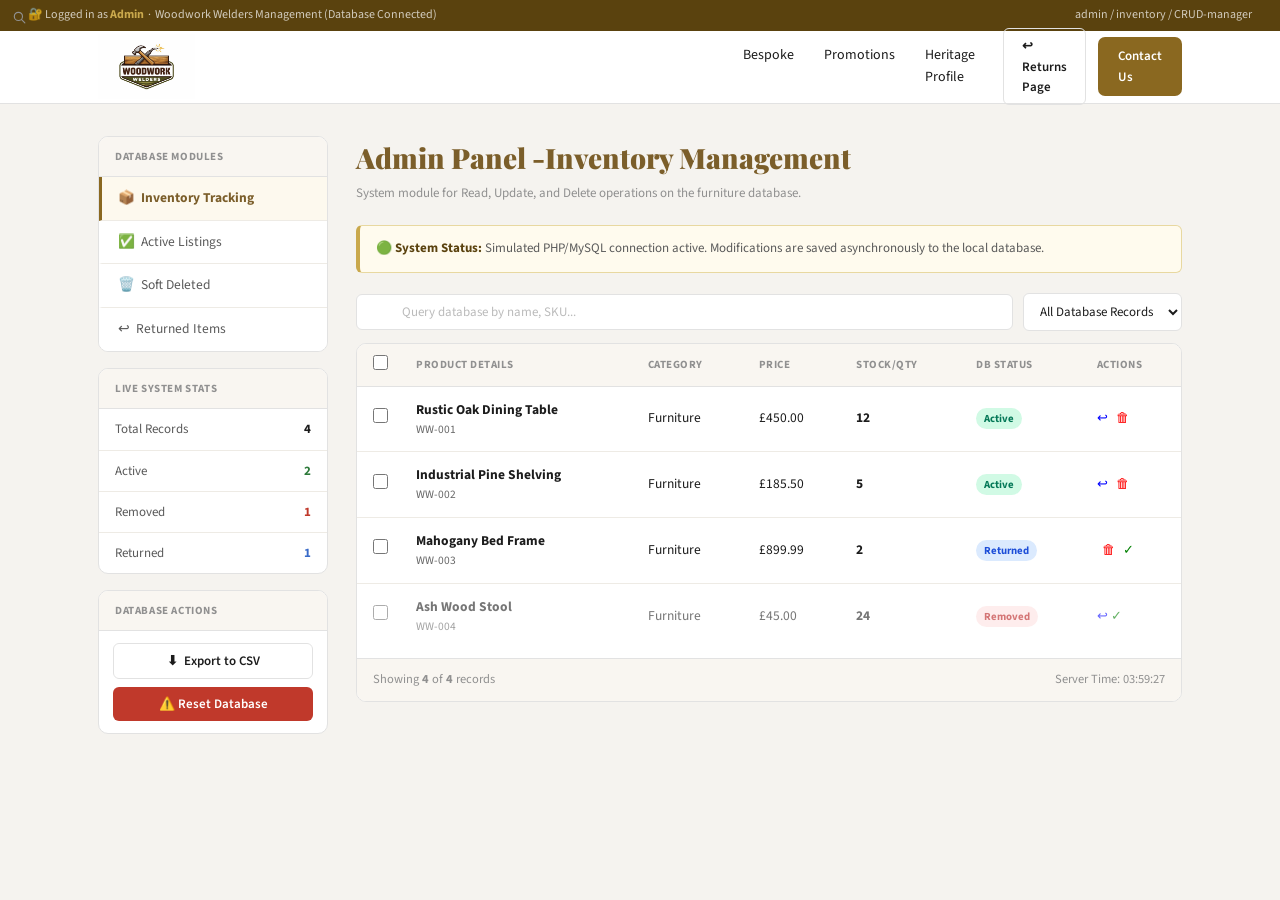
<file: Admin-Panel.html>
<!DOCTYPE html>
<html lang="en">
<head>
  <meta charset="UTF-8"/>
  <meta name="viewport" content="width=device-width, initial-scale=1.0"/>
  <title>Admin Panel — Woodwork Welders</title>
  <link rel="stylesheet" href="Woodwork.css">
  <link href="https://fonts.googleapis.com/css2?family=Playfair+Display:wght@700;900&family=Source+Sans+3:wght@300;400;600;700&display=swap" rel="stylesheet"/>
  <link rel="icon" href="download.ico">
</head>
<body>

<div class="topbar">
  <span>🔐 Logged in as <strong>Admin</strong> &nbsp;·&nbsp; Woodwork Welders Management (Database Connected)</span>
  <span>admin / inventory / CRUD-manager</span>
</div>

<header>
  <nav>
    <a href="Welcome Area.html" class="logo">
     <img src="Logo Image.jpeg" width="15%" height="15%" alt="Logo">
    </a>
    <ul class="nav-links">
      <li><a href="Make Your Own Wears.html">Bespoke</a></li>
      <li><a href="Traditional Product Promotion.html">Promotions</a></li>
      <li><a href="Heritage Profile.html">Heritage Profile</a></li>
    </ul>
    <div class="nav-right">
      <a href="Product Return.html" class="btn-outline-nav">↩ Returns Page</a>
      <a href="Contact Us.html" class="btn-cta">Contact Us</a>
    </div>
  </nav>
</header>

<div class="layout">

  <aside class="sidebar">
    <div class="scard">
      <div class="scard-head">Database Modules</div>
      <div class="snav active" onclick="setNav(this,'')">📦&nbsp; Inventory Tracking</div>
      <div class="snav" onclick="setNav(this,'active')">✅&nbsp; Active Listings</div>
      <div class="snav" onclick="setNav(this,'removed')">🗑️&nbsp; Soft Deleted</div>
      <div class="snav" onclick="setNav(this,'returned')">↩&nbsp; Returned Items</div>
    </div>

    <div class="scard">
      <div class="scard-head">Live System Stats</div>
      <div class="srow"><span class="srow-lbl">Total Records</span><span class="srow-val" id="s-tot">0</span></div>
      <div class="srow"><span class="srow-lbl">Active</span><span class="srow-val v-green" id="s-act">0</span></div>
      <div class="srow"><span class="srow-lbl">Removed</span><span class="srow-val v-red" id="s-rem">0</span></div>
      <div class="srow"><span class="srow-lbl">Returned</span><span class="srow-val v-blue" id="s-ret">0</span></div>
    </div>

    <div class="scard">
      <div class="scard-head">Database Actions</div>
      <div class="sqact">
        <button class="btn btn-ghost btn-block" onclick="exportCSV()">⬇&nbsp; Export to CSV</button>
        <button class="btn btn-red btn-block" onclick="factoryResetDB()">⚠️ Reset Database</button>
      </div>
    </div>
  </aside>

  <main>
    <div class="main-head">
      <h1>Admin Panel -Inventory Management </h1>
      <p>System module for Read, Update, and Delete operations on the furniture database.</p>
    </div>

    <div class="notice" id="db-status">
      🟢 <strong>System Status:</strong> Simulated PHP/MySQL connection active. Modifications are saved asynchronously to the local database.
    </div>

    <div class="toolbar">
      <div class="search-box">
        <svg xmlns="http://www.w3.org/2000/svg" fill="none" viewBox="0 0 24 24" stroke="currentColor" stroke-width="2" style="width: 18px; position: absolute; left: 10px; top: 10px;">
          <circle cx="11" cy="11" r="7"/><line x1="16.5" y1="16.5" x2="22" y2="22" stroke-linecap="round"/>
        </svg>
        <input type="text" id="q" placeholder="Query database by name, SKU..." oninput="renderUI()" style="padding-left: 35px; width: 100%;">
      </div>
      <select class="fselect" id="fst" onchange="renderUI()">
        <option value="">All Database Records</option>
        <option value="active">Active</option>
        <option value="removed">Removed</option>
        <option value="returned">Returned</option>
      </select>
    </div>

    <div class="bulk-bar hidden" id="bulk-bar">
      <span class="bulk-ct" id="bulk-ct">0 selected</span>
      <button class="btn btn-blue" onclick="openRetModal()">↩ Mark Returned</button>
      <button class="btn btn-red" onclick="openDelModal()">🗑 Soft Delete</button>
      <button class="btn btn-ghost" onclick="clearSel()">✕ Clear</button>
    </div>

    <div class="table-wrap">
      <table style="width: 100%; text-align: left;">
        <thead>
          <tr>
            <th><input type="checkbox" id="chk-all" onchange="toggleAll(this)"></th>
            <th>Product Details</th>
            <th>Category</th>
            <th>Price</th>
            <th>Stock/Qty</th>
            <th>DB Status</th>
            <th>Actions</th>
          </tr>
        </thead>
        <tbody id="tbody">
          <tr><td colspan="7" style="text-align:center;">Fetching records from database...</td></tr>
        </tbody>
      </table>
      <div class="tfoot" style="display: flex; justify-content: space-between; margin-top: 10px;">
        <span>Showing <strong id="shown">0</strong> of <strong id="total">0</strong> records</span>
        <span id="clock"></span>
      </div>
    </div>
  </main>
</div>

<div class="modal-bg" id="del-modal" style="display:none; position:fixed; top:0; left:0; width:100%; height:100%; background:rgba(0,0,0,0.5); z-index:999;">
  <div class="modal" style="background:#fff; margin: 10% auto; padding: 20px; width: 400px; border-radius: 8px;">
    <h2 style="color:var(--red, #ef4444)">Soft Delete Records</h2>
    <p>These items will be marked as removed in the database.</p>
    <ul class="modal-list" id="del-list" style="margin: 15px 0; padding-left: 20px;"></ul>
    <div class="modal-acts" style="display: flex; gap: 10px; justify-content: flex-end;">
      <button class="btn btn-ghost" onclick="closeModals()">Cancel</button>
      <button class="btn btn-red" onclick="confirmDel()">🗑 Confirm Update</button>
    </div>
  </div>
</div>

<div class="modal-bg" id="ret-modal" style="display:none; position:fixed; top:0; left:0; width:100%; height:100%; background:rgba(0,0,0,0.5); z-index:999;">
  <div class="modal m-ret" style="background:#fff; margin: 10% auto; padding: 20px; width: 400px; border-radius: 8px;">
    <h2 style="color:var(--blue, #3b82f6)">Update to Returned</h2>
    <p>These items will be updated to 'returned' status in the database.</p>
    <ul class="modal-list" id="ret-list" style="margin: 15px 0; padding-left: 20px;"></ul>
    <div class="modal-acts" style="display: flex; gap: 10px; justify-content: flex-end;">
      <button class="btn btn-ghost" onclick="closeModals()">Cancel</button>
      <button class="btn btn-blue" onclick="confirmRet()">↩ Confirm Update</button>
    </div>
  </div>
</div>

<div class="toasts" id="toasts" style="position:fixed; bottom:20px; right:20px; z-index:1000;"></div>

<script>
const MockDatabaseAPI = {
  // Simulates a PHP database connection and SELECT query
  fetchInventory: async () => {
    return new Promise(resolve => {
      setTimeout(() => {
        let db = JSON.parse(localStorage.getItem('php_mysql_mock_db'));
        if (!db) {
          // Seed initial database if empty
          db = [
            { id: 101, sku: 'WW-001', name: "Rustic Oak Dining Table", cat: 'Furniture', price: 450.00, stock: 12, status: 'active' },
            { id: 102, sku: 'WW-002', name: "Industrial Pine Shelving", cat: 'Furniture', price: 185.50, stock: 5, status: 'active' },
            { id: 103, sku: 'WW-003', name: "Mahogany Bed Frame", cat: 'Furniture', price: 899.99, stock: 2, status: 'returned' },
            { id: 104, sku: 'WW-004', name: "Ash Wood Stool", cat: 'Furniture', price: 45.00, stock: 24, status: 'removed' }
          ];
          localStorage.setItem('php_mysql_mock_db', JSON.stringify(db));
        }
        resolve(db);
      }, 400); // 400ms simulated network latency
    });
  },

  // Simulates the PHP update query
  updateStatus: async (ids, newStatus) => {
    return new Promise(resolve => {
      setTimeout(() => {
        let db = JSON.parse(localStorage.getItem('php_mysql_mock_db'));
        db = db.map(row => ids.includes(row.id) ? { ...row, status: newStatus } : row);
        localStorage.setItem('php_mysql_mock_db', JSON.stringify(db));
        resolve({ success: true, affectedRows: ids.length });
      }, 300);
    });
  },

  // Simulates TRUNCATE query
  resetDatabase: async () => {
    return new Promise(resolve => {
      setTimeout(() => {
        localStorage.removeItem('php_mysql_mock_db');
        resolve({ success: true });
      }, 300);
    });
  }
};

// Application State
let products = [];
let sel = new Set(), pending = [];
const cap = s => s ? s.charAt(0).toUpperCase() + s.slice(1) : '';

//  READ Operation (CRUD)
async function initializeData() {
  products = await MockDatabaseAPI.fetchInventory();
  renderUI();
}

// Filter & Render
function filtered(){
  const q = document.getElementById('q').value.toLowerCase();
  const fs = document.getElementById('fst').value;
  return products.filter(p=>
    (!q  || p.name.toLowerCase().includes(q) || p.sku.toLowerCase().includes(q)) &&
    (!fs || p.status===fs)
  );
}

function renderUI(){
  const list = filtered();
  document.getElementById('shown').textContent = list.length;
  document.getElementById('total').textContent = products.length;
  updateStats();
  
  const tb = document.getElementById('tbody');
  if(!list.length){
    tb.innerHTML=`<tr><td colspan="7"><div style="padding: 20px; text-align: center;">📭 No records match your query.</div></td></tr>`;
    return;
  }
  
  tb.innerHTML = list.map(p=>{
    const isSel = sel.has(p.id);
    let color = p.status === 'active' ? '#047857' : (p.status === 'removed' ? '#b91c1c' : '#1d4ed8');
    let bg = p.status === 'active' ? '#d1fae5' : (p.status === 'removed' ? '#fee2e2' : '#dbeafe');
    
    return `
    <tr style="opacity: ${p.status === 'removed' ? '0.6' : '1'}; background: ${isSel ? '#f0f9ff' : 'transparent'}">
      <td><input type="checkbox" ${isSel?'checked':''} onchange="togOne(${p.id},this)"></td>
      <td>
        <div style="font-weight: bold;">${p.name}</div>
        <div style="font-size: 0.85em; color: #666;">${p.sku}</div>
      </td>
      <td>${p.cat}</td>
      <td>£${p.price.toFixed(2)}</td>
      <td><strong>${p.stock}</strong></td>
      <td><span style="background:${bg}; color:${color}; padding: 3px 8px; border-radius: 12px; font-size: 0.8em; font-weight: bold;">${cap(p.status)}</span></td>
      <td>
        ${p.status!=='returned'?`<button onclick="qRet(${p.id})" style="cursor:pointer; border:none; background:none; color:blue;" title="Mark Returned">↩</button>`:''}
        ${p.status!=='removed' ?`<button onclick="qDel(${p.id})" style="cursor:pointer; border:none; background:none; color:red; margin: 0 5px;" title="Soft Delete">🗑</button>`:''}
        ${p.status!=='active'  ?`<button onclick="updateDbStatus([${p.id}], 'active')" style="cursor:pointer; border:none; background:none; color:green;" title="Restore">✓</button>`:''}
      </td>
    </tr>`;
  }).join('');
}

function updateStats(){
  document.getElementById('s-tot').textContent = products.length;
  document.getElementById('s-act').textContent = products.filter(p=>p.status==='active').length;
  document.getElementById('s-rem').textContent = products.filter(p=>p.status==='removed').length;
  document.getElementById('s-ret').textContent = products.filter(p=>p.status==='returned').length;
}

// Checkbox & Bulk Logic
function togOne(id,cb){ cb.checked?sel.add(id):sel.delete(id); bulkBar(); renderUI(); }
function toggleAll(cb){ filtered().forEach(p=>cb.checked?sel.add(p.id):sel.delete(p.id)); bulkBar(); renderUI(); }
function clearSel(){ sel.clear(); document.getElementById('chk-all').checked=false; bulkBar(); renderUI(); }
function bulkBar(){
  const b=document.getElementById('bulk-bar');
  if(sel.size>0){ b.classList.remove('hidden'); document.getElementById('bulk-ct').textContent=`${sel.size} records selected`; b.style.display="flex"; }
  else { b.classList.add('hidden'); b.style.display="none"; }
}

function setNav(el,st){
  document.querySelectorAll('.snav').forEach(x=>x.classList.remove('active'));
  el.classList.add('active');
  document.getElementById('fst').value=st;
  renderUI();
}

// Modal Handlers
function qDel(id){ pending=[id]; showModal('del-modal', id); }
function qRet(id){ pending=[id]; showModal('ret-modal', id); }
function openDelModal(){ if(!sel.size)return; pending=[...sel]; showModal('del-modal'); }
function openRetModal(){ if(!sel.size)return; pending=[...sel]; showModal('ret-modal'); }

function showModal(modalId, singleId = null) {
  const listId = modalId === 'del-modal' ? 'del-list' : 'ret-list';
  const targetIds = singleId ? [singleId] : [...sel];
  document.getElementById(listId).innerHTML = targetIds.map(id => {
    const p = products.find(x => x.id === id);
    return `<li>${p.name} (${p.sku})</li>`;
  }).join('');
  document.getElementById(modalId).style.display = 'block';
}

function closeModals(){ 
  document.getElementById('del-modal').style.display='none'; 
  document.getElementById('ret-modal').style.display='none'; 
  pending=[]; 
}

// CRUD UPDATE Operations (Sending data to simulated backend)
async function confirmDel(){ await updateDbStatus(pending, 'removed'); }
async function confirmRet(){ await updateDbStatus(pending, 'returned'); }

async function updateDbStatus(ids, newStatus) {
  // Update local state optimistically
  products.forEach(p => { if (ids.includes(p.id)) p.status = newStatus; });
  
  // Send async request to API
  const response = await MockDatabaseAPI.updateStatus(ids, newStatus);
  
  if(response.success) {
    toast(`Database updated: ${response.affectedRows} row(s) set to ${newStatus}.`, newStatus === 'removed' ? '#ef4444' : '#3b82f6');
  }
  
  sel.clear(); 
  document.getElementById('chk-all').checked=false; 
  bulkBar(); 
  closeModals(); 
  renderUI(); 
}

// CRUD DELETE Operation (Resetting database)
async function factoryResetDB() {
  if(confirm("⚠️ DANGER: This will TRUNCATE the database and reset all inventory tracking. Proceed?")) {
    await MockDatabaseAPI.resetDatabase();
    products = []; 
    renderUI();
    toast('Database truncated successfully.', '#ef4444');
    setTimeout(() => initializeData(), 2000);
  }
}

// UI Utilities
function toast(msg, color){
  const w=document.getElementById('toasts');
  const el=document.createElement('div');
  el.style.cssText = `background:${color}; color:white; padding:10px 20px; border-radius:4px; margin-top:10px; font-weight:bold; font-family:sans-serif;`;
  el.textContent=msg; 
  w.appendChild(el);
  setTimeout(()=>el.remove(), 3500);
}

function exportCSV(){
  if(!products.length) return toast('No records to export.', '#666');
  const rows=[['ID', 'SKU', 'Name', 'Category', 'Price', 'Stock', 'DB_Status']];
  products.forEach(p=>rows.push([p.id, p.sku, `"${p.name}"`, p.cat, p.price, p.stock, p.status]));
  const a=document.createElement('a');
  a.href='data:text/csv;charset=utf-8,'+encodeURIComponent(rows.map(r=>r.join(',')).join('\n'));
  a.download='ww-database-export.csv'; a.click();
  toast('SQL Database exported to CSV.', '#10b981');
}

setInterval(()=>{ document.getElementById('clock').textContent='Server Time: '+new Date().toLocaleTimeString('en-GB'); },1000);

initializeData();
</script>
</body>
</html>
</file>
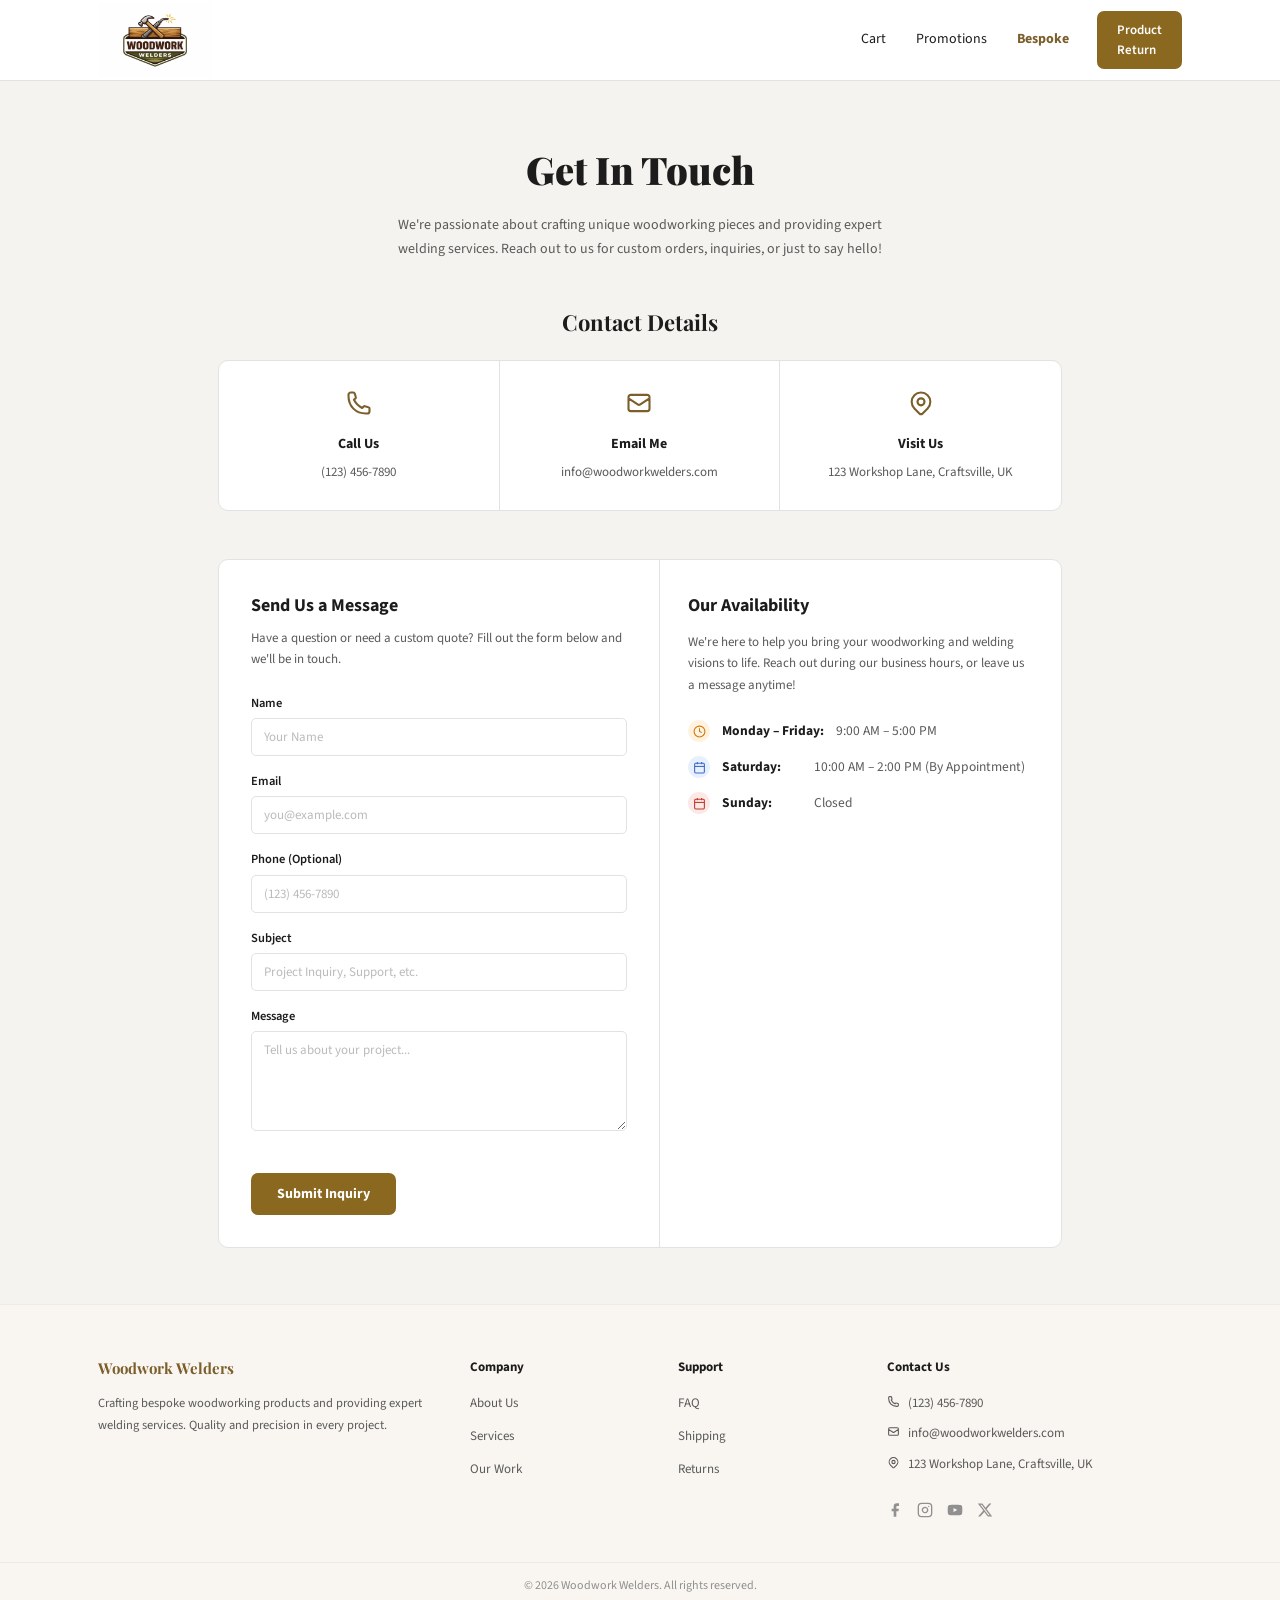
<file: Contact Us.html>
<!DOCTYPE html>
<html lang="en">
<head>
  <meta charset="UTF-8"/>
  <meta name="viewport" content="width=device-width, initial-scale=1.0"/>
  <title>Contact Us — Woodwork Welders</title>
  <link rel="stylesheet" href="Woodwork.css">
  <link href="https://fonts.googleapis.com/css2?family=Playfair+Display:wght@700;900&family=Source+Sans+3:wght@300;400;600;700&display=swap" rel="stylesheet"/>
  <link rel="icon" href="download.ico">
</head>
<body>

<header class="site-header">
  <nav class="nav-wrap">
    <a href="Welcome Area.html" class="logo-link">
        <img src="Logo Image.jpeg" width="15%" height="15%" alt="Woodwork Welders Logo">
    </a>
    <ul class="nav-links">
      <li><a href="Woodwork_Cart.html">Cart</a></li>
      <li><a href="Traditional Product Promotion.html">Promotions</a></li>
      <li><a href="Make Your Own Wears.html" class="active">Bespoke</a></li>
    </ul>
      <a href="Request-Return.html" class="btn-cta">Product Return</a>
    </div>
  </nav>
</header>

<div class="page-hero">
  <h1>Get In Touch</h1>
  <p>We're passionate about crafting unique woodworking pieces and providing expert welding services. Reach out to us for custom orders, inquiries, or just to say hello!</p>
</div>

<div class="contact-details">
  <h2>Contact Details</h2>
  <div class="contact-cards">
    <div class="contact-card">
      <div class="contact-card-icon">
        <svg fill="none" viewBox="0 0 24 24" stroke="currentColor" stroke-width="1.8">
          <path stroke-linecap="round" stroke-linejoin="round" d="M3 5a2 2 0 012-2h2.28a1 1 0 01.95.68l1.06 3.18a1 1 0 01-.23 1.05L7.68 9.29A16 16 0 0014.7 16.3l1.38-1.38a1 1 0 011.05-.23l3.18 1.06A1 1 0 0121 16.72V19a2 2 0 01-2 2h-1C9.16 21 3 14.84 3 6V5z"/>
        </svg>
      </div>
      <h3>Call Us</h3>
      <p>(123) 456-7890</p>
    </div>
    <div class="contact-card">
      <div class="contact-card-icon">
        <svg fill="none" viewBox="0 0 24 24" stroke="currentColor" stroke-width="1.8">
          <path stroke-linecap="round" stroke-linejoin="round" d="M3 8l7.89 5.26a2 2 0 002.22 0L21 8M5 19h14a2 2 0 002-2V7a2 2 0 00-2-2H5a2 2 0 00-2 2v10a2 2 0 002 2z"/>
        </svg>
      </div>
      <h3>Email Me</h3>
      <p>info@woodworkwelders.com</p>
    </div>
    <div class="contact-card">
      <div class="contact-card-icon">
        <svg fill="none" viewBox="0 0 24 24" stroke="currentColor" stroke-width="1.8">
          <path stroke-linecap="round" stroke-linejoin="round" d="M17.657 16.657L13.414 20.9a2 2 0 01-2.828 0L6.343 16.657a8 8 0 1111.314 0z"/>
          <path stroke-linecap="round" stroke-linejoin="round" d="M15 11a3 3 0 11-6 0 3 3 0 016 0z"/>
        </svg>
      </div>
      <h3>Visit Us</h3>
      <p>123 Workshop Lane, Craftsville, UK</p>
    </div>
  </div>
</div>

<div class="form-section">
  <div class="form-availability-grid">

    <div class="form-panel">
      <h2>Send Us a Message</h2>
      <p>Have a question or need a custom quote? Fill out the form below and we'll be in touch.</p>

      <form action="contact_process.php" id="contactForm" method="POST" enctype="multipart/form-data">
        <div class="form-group">
          <label>Name</label>
          <input type="text" name="name" placeholder="Your Name" required>
        </div>
        <div class="form-group">
          <label>Email</label>
          <input type="email" name="email" placeholder="you@example.com" required>
        </div>
        <div class="form-group">
          <label>Phone (Optional)</label>
          <input type="tel" name="phone" placeholder="(123) 456-7890">
        </div>
        <div class="form-group">
          <label>Subject</label>
          <input type="text" name="subject" placeholder="Project Inquiry, Support, etc.">
        </div>
        <div class="form-group">
          <label>Message</label>
          <textarea name="message" placeholder="Tell us about your project..." required></textarea>
        </div>
      
        <button type="submit" class="btn-submit">Submit Inquiry</button>
      </form>
    </div>

    <div class="avail-panel">
      <h2>Our Availability</h2>
      <p>We're here to help you bring your woodworking and welding visions to life. Reach out during our business hours, or leave us a message anytime!</p>

      <div class="avail-list">
        <div class="avail-row">
          <div class="avail-icon orange">
            <svg fill="none" viewBox="0 0 24 24" stroke="currentColor" stroke-width="2"><circle cx="12" cy="12" r="10"/><polyline points="12 6 12 12 16 14"/></svg>
          </div>
          <span class="avail-day">Monday – Friday:</span>
          <span class="avail-time">9:00 AM – 5:00 PM</span>
        </div>
        <div class="avail-row">
          <div class="avail-icon blue">
            <svg fill="none" viewBox="0 0 24 24" stroke="currentColor" stroke-width="2"><rect x="3" y="4" width="18" height="18" rx="2" ry="2"/><line x1="16" y1="2" x2="16" y2="6"/><line x1="8" y1="2" x2="8" y2="6"/><line x1="3" y1="10" x2="21" y2="10"/></svg>
          </div>
          <span class="avail-day">Saturday:</span>
          <span class="avail-time">10:00 AM – 2:00 PM (By Appointment)</span>
        </div>
        <div class="avail-row">
          <div class="avail-icon red">
            <svg fill="none" viewBox="0 0 24 24" stroke="currentColor" stroke-width="2"><rect x="3" y="4" width="18" height="18" rx="2" ry="2"/><line x1="16" y1="2" x2="16" y2="6"/><line x1="8" y1="2" x2="8" y2="6"/><line x1="3" y1="10" x2="21" y2="10"/></svg>
          </div>
          <span class="avail-day">Sunday:</span>
          <span class="avail-time">Closed</span>
        </div>
      </div>
    </div>

  </div>
</div>

<footer class="site-footer">
  <div class="footer-grid">
    <div>
      <div class="footer-brand-row">
        <span class="footer-brand-name">Woodwork Welders</span>
      </div>
      <p class="footer-brand-desc">Crafting bespoke woodworking products and providing expert welding services. Quality and precision in every project.</p>
    </div>
    <div class="footer-col">
      <h4>Company</h4>
      <ul><li><a href="#">About Us</a></li><li><a href="#">Services</a></li><li><a href="#">Our Work</a></li></ul>
    </div>
    <div class="footer-col">
      <h4>Support</h4>
      <ul><li><a href="#">FAQ</a></li><li><a href="#">Shipping</a></li><li><a href="#">Returns</a></li></ul>
    </div>
    <div class="footer-col">
      <h4>Contact Us</h4>
      <div class="footer-contact-list">
        <div class="footer-contact-row"><svg fill="none" viewBox="0 0 24 24" stroke="currentColor" stroke-width="2"><path stroke-linecap="round" stroke-linejoin="round" d="M3 5a2 2 0 012-2h2.28a1 1 0 01.95.68l1.06 3.18a1 1 0 01-.23 1.05L7.68 9.29A16 16 0 0014.7 16.3l1.38-1.38a1 1 0 011.05-.23l3.18 1.06A1 1 0 0121 16.72V19a2 2 0 01-2 2h-1C9.16 21 3 14.84 3 6V5z"/></svg>(123) 456-7890</div>
        <div class="footer-contact-row"><svg fill="none" viewBox="0 0 24 24" stroke="currentColor" stroke-width="2"><path stroke-linecap="round" stroke-linejoin="round" d="M3 8l7.89 5.26a2 2 0 002.22 0L21 8M5 19h14a2 2 0 002-2V7a2 2 0 00-2-2H5a2 2 0 00-2 2v10a2 2 0 002 2z"/></svg>info@woodworkwelders.com</div>
        <div class="footer-contact-row"><svg fill="none" viewBox="0 0 24 24" stroke="currentColor" stroke-width="2"><path stroke-linecap="round" stroke-linejoin="round" d="M17.657 16.657L13.414 20.9a2 2 0 01-2.828 0L6.343 16.657a8 8 0 1111.314 0z"/><path stroke-linecap="round" stroke-linejoin="round" d="M15 11a3 3 0 11-6 0 3 3 0 016 0z"/></svg>123 Workshop Lane, Craftsville, UK</div>
        <div class="footer-social">
          <a href="#"><svg viewBox="0 0 24 24" fill="currentColor"><path d="M18 2h-3a5 5 0 00-5 5v3H7v4h3v8h4v-8h3l1-4h-4V7a1 1 0 011-1h3z"/></svg></a>
          <a href="#"><svg viewBox="0 0 24 24" fill="none" stroke="currentColor" stroke-width="2" stroke-linecap="round" stroke-linejoin="round"><rect x="2" y="2" width="20" height="20" rx="5"/><path d="M16 11.37A4 4 0 1112.63 8 4 4 0 0116 11.37z"/><line x1="17.5" y1="6.5" x2="17.51" y2="6.5"/></svg></a>
          <a href="#"><svg viewBox="0 0 24 24" fill="currentColor"><path d="M22.54 6.42a2.78 2.78 0 00-1.95-1.97C18.88 4 12 4 12 4s-6.88 0-8.59.45A2.78 2.78 0 001.46 6.42 29 29 0 001 12a29 29 0 00.46 5.58 2.78 2.78 0 001.95 1.97C5.12 20 12 20 12 20s6.88 0 8.59-.45a2.78 2.78 0 001.95-1.97A29 29 0 0023 12a29 29 0 00-.46-5.58zM9.75 15.02V8.98L15.5 12z"/></svg></a>
          <a href="#"><svg viewBox="0 0 24 24" fill="currentColor"><path d="M18.244 2.25h3.308l-7.227 8.26 8.502 11.24H16.17l-5.214-6.817L4.99 21.75H1.68l7.73-8.835L1.254 2.25H8.08l4.713 6.231zm-1.161 17.52h1.833L7.084 4.126H5.117z"/></svg></a>
        </div>
      </div>
    </div>
  </div>
  <div class="footer-bottom-bar"><p>© 2026 Woodwork Welders. All rights reserved.</p></div>
</footer>

<script>
document.getElementById("contactForm").addEventListener("submit", function(e) {
    e.preventDefault(); // STOP page redirect

    let formData = new FormData(this);

    fetch("contact_process.php", {
        method: "POST",
        body: formData
    })
    .then(response => response.text())
    .then(data => {
  
        console.log("Server response:", data);

    
        if (data.includes("✅")) {
            alert("✅ Message sent successfully!");
            document.getElementById("contactForm").reset();
        } else {
            let cleanMessage = data.replace(/<\/?[^>]+(>|$)/g, "");
            alert("❌ Hmm, something went wrong:\n\n" + cleanMessage);
        }
    })
    .catch(error => {
        alert("❌ Network Error sending message.");
        console.error(error);
    });
});
</script>

</body>
</html>
</file>
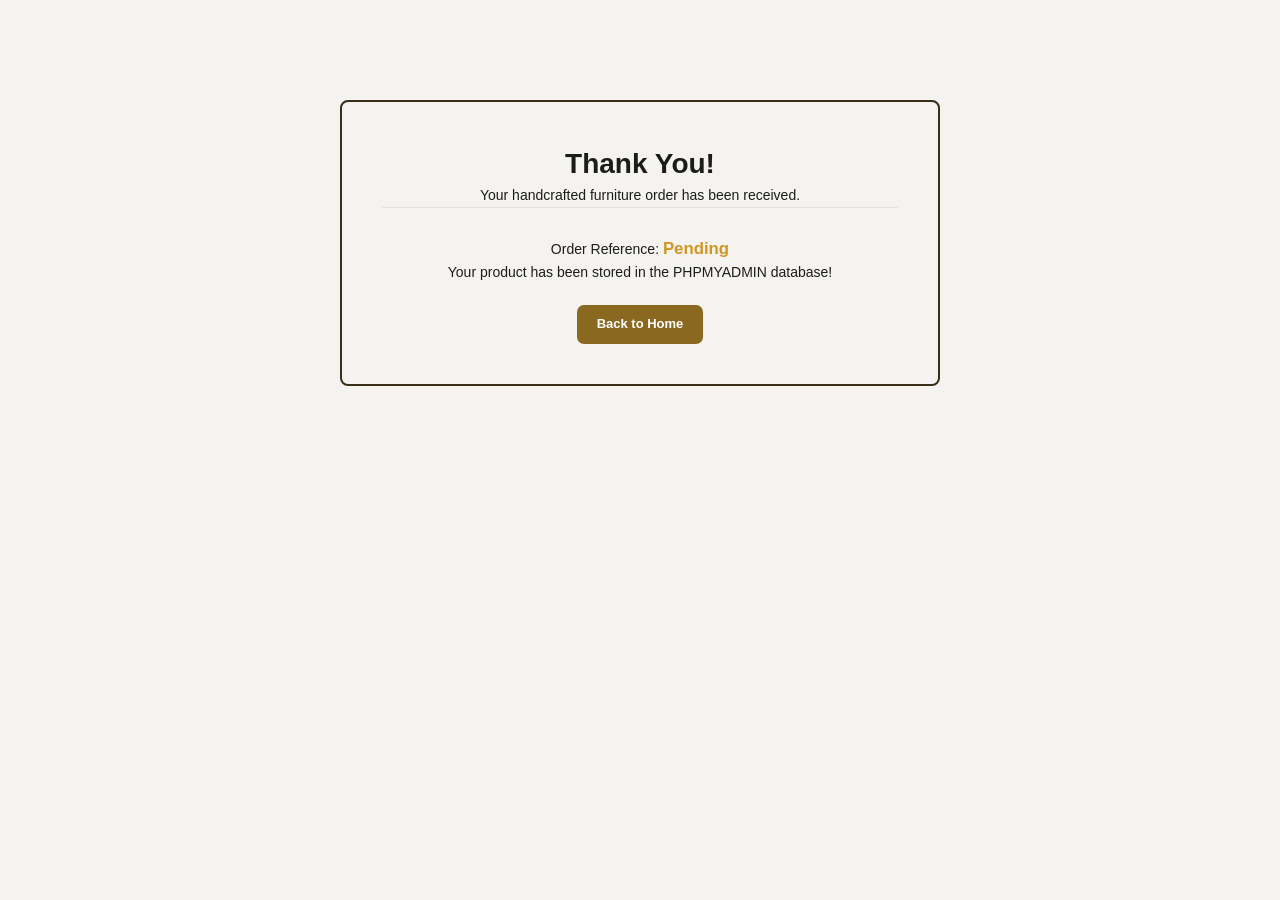
<file: Order Success.html>
<!DOCTYPE html>
<html lang="en">
<head>
    <meta charset="UTF-8">
    <title>Order Confirmed — Woodwork Welders</title>
    <link rel="stylesheet" href="Woodwork.css">
    <link rel="icon" href="download.ico">
</head>
<body>
    <div class="success-box">
        <h1>Thank You!</h1>
        <p>Your handcrafted furniture order has been received.</p>
        <div class="divider"></div>
        <p>Order Reference: <span id="display-id" class="order-id"></span></p>
        <p>Your product has been stored in the PHPMYADMIN database!</p>
        <br>
        <a href="Welcome Area.html" class="btn-cta">Back to Home</a>
    </div>

    <script>
        const params = new URLSearchParams(window.location.search);
        document.getElementById('display-id').textContent = params.get('id') || "Pending";
    </script>
</body>
</html>
</file>
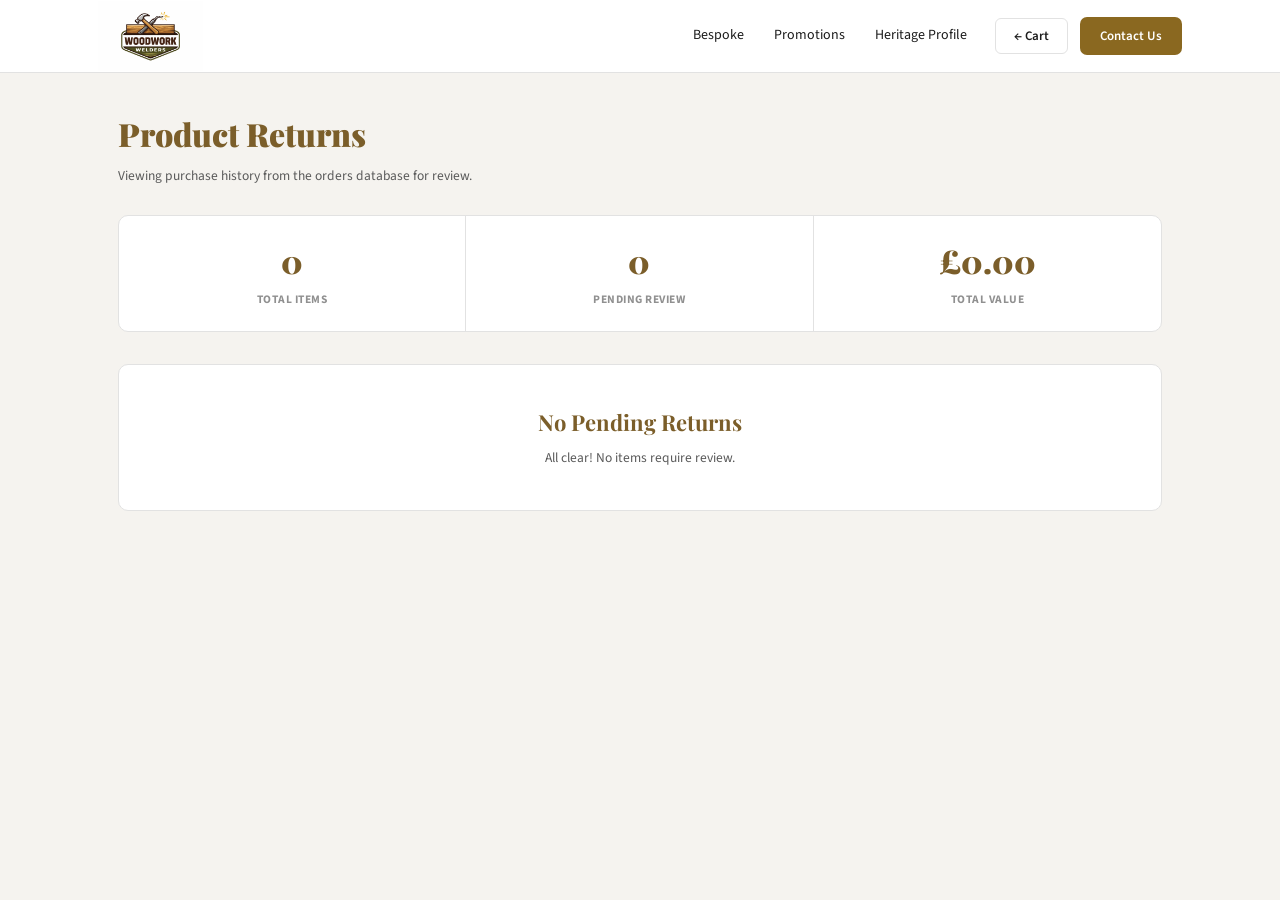
<file: Product Return.html>
<!DOCTYPE html>
<html lang="en">
<head>
  <meta charset="UTF-8"/>
  <meta name="viewport" content="width=device-width, initial-scale=1.0"/>
  <title>Product Returns — Woodwork Welders</title>
  <link rel="stylesheet" href="Woodwork.css">
  <link href="https://fonts.googleapis.com/css2?family=Playfair+Display:wght@700;900&family=Source+Sans+3:wght@300;400;600;700&display=swap" rel="stylesheet"/>
  <link rel="icon" href="download.ico">
</head>
<body>

<header>
  <nav>
    <a href="Welcome Area.html" class="logo">
    <img src="Logo Image.jpeg" alt="Woodwork Welders Logo" style="height:70px;width:auto;display:block;" />
   
      </div>
    </a>
    <ul class="nav-links">
      <li><a href="Make Your Own Wears.html">Bespoke</a></li>
      <li><a href="Traditional Product Promotion.html">Promotions</a></li>
      <li><a href="Heritage Profile.html">Heritage Profile</a></li>
    </ul>
    <div class="nav-right">
      <a href="Woodwork_Cart.html" class="btn-outline-nav">← Cart</a>
      <a href="Contact Us.php" class="btn-cta">Contact Us</a>
    </div>
  </nav>
</header>

<div class="page">

  <div class="page-head">
    <h1>Product Returns</h1>
    <p>Viewing purchase history from the orders database for review.</p>
  </div>

  <div class="stats-row">
    <div class="stat-cell"><span class="stat-num" id="s-tot">0</span><span class="stat-lbl">Total Items</span></div>
    <div class="stat-cell"><span class="stat-num" id="s-pend">0</span><span class="stat-lbl">Pending Review</span></div>
    <div class="stat-cell"><span class="stat-num" id="s-val">£0</span><span class="stat-lbl">Total Value</span></div>
  </div>

  <div id="container"></div>

</div>

<div class="toasts" id="toasts"></div>

<script>
let items = [];

async function loadReturns() {
    try {
        const response = await fetch('get_returns.php');
        
        if (!response.ok) {
            items = [];
            renderCards();
            return;
        }

        const returnsData = await response.json();
    
        items = [];
        returnsData.forEach(ret => {
            ret.items.forEach(product => {
                items.push({
                    return_id: ret.return_id, // Internal Database ID for the return
                    order_ref: ret.order_ref,
                    ref_code: ret.ref_code,
                    reason: ret.reason,
                    name: product.name,
                    price: parseFloat(product.price),
                    qty: parseInt(product.quantity),
                    date: ret.date,
                    status: ret.status
                });
            });
        });

        renderCards();
    } catch (error) {
        console.error("Error loading returns database:", error);
        items = [];
        renderCards();
    }
}

function renderCards() {
    const cont = document.getElementById('container');

    document.getElementById('s-tot').textContent = items.length;
    document.getElementById('s-pend').textContent = items.length; 
    const totalValue = items.reduce((a, i) => a + (i.price * i.qty), 0);
    document.getElementById('s-val').textContent = '£' + totalValue.toLocaleString(undefined, {minimumFractionDigits: 2});

    if (!items.length) {
        cont.innerHTML = `<div class="empty" style="text-align:center; padding: 40px;"><h2>No Pending Returns</h2><p>All clear! No items require review.</p></div>`;
        return;
    }

    cont.innerHTML = `<div class="cards-grid">${items.map(item => `
        <div class="ret-card" id="card-${item.return_id}" style="border: 1px solid #ccc; padding: 20px; margin-bottom: 20px; border-radius: 8px;">
            <div class="card-body">
                <div style="display:flex; justify-content:space-between; align-items:flex-start;">
                    <h3 style="margin-top:0;">${item.name}</h3>
                    <span class="cat-tag" style="background:#f4f1ea; padding: 5px 10px; font-size: 14px; border-radius: 4px; color:#3a2e18;">Order: ${item.order_ref}</span>
                </div>
                <div class="card-meta" style="margin-bottom: 10px;">
                    <span class="card-price" style="font-weight: bold;">£${item.price.toFixed(2)}</span> | 
                    <span class="card-sku">Qty: ${item.qty}</span>
                </div>
                
                <div style="background: #f9f9f9; padding: 10px; border-left: 4px solid #7a5e28; margin-bottom: 15px;">
                    <strong>Reason for return:</strong> ${item.reason}
                </div>

                <div class="card-date" style="font-size: 13px; color: #666; margin-bottom: 15px;">Submitted: ${item.date}</div>
            </div>
            <div class="card-foot" style="display: flex; gap: 10px;">
                <button onclick="processReturn(${item.return_id}, 'approve')" style="padding: 10px 15px; cursor: pointer; background: #28a745; color: white; border: none; border-radius: 4px;">Approve Return</button>
                <button onclick="processReturn(${item.return_id}, 'reject')" style="padding: 10px 15px; cursor: pointer; background: #dc3545; color: white; border: none; border-radius: 4px;">Reject</button>
            </div>
        </div>
    `).join('')}</div>`;
}

// Function to handle database updates
async function processReturn(returnId, actionType) {
    const card = document.getElementById(`card-${returnId}`);
    
    // Disable buttons temporarily
    const buttons = card.querySelectorAll('button');
    buttons.forEach(btn => btn.disabled = true);

    try {
        const response = await fetch('process_return.php', {
            method: 'POST',
            headers: { 'Content-Type': 'application/json' },
            body: JSON.stringify({ return_id: returnId, action: actionType })
        });

        const data = await response.json();

        if (data.success) {
            if (actionType === 'approve') {
                card.style.opacity = '0.5';
                card.style.border = '2px solid #28a745';
                toast('Return Request Approved');
            } else {
                card.style.opacity = '0.5';
                card.style.border = '2px solid #dc3545';
                toast('Return Request Rejected');
            }
            card.style.pointerEvents = 'none'; // Prevent further clicks
            
            let pendingCount = parseInt(document.getElementById('s-pend').textContent);
            document.getElementById('s-pend').textContent = pendingCount > 0 ? pendingCount - 1 : 0;

        } else {
            throw new Error(data.message || "Failed to update database.");
        }
    } catch (error) {
        console.error("Processing Error:", error);
        toast("Error: Could not process return.");
        buttons.forEach(btn => btn.disabled = false); // Re-enable if it failed
    }
}

function toast(msg) {
    const w = document.getElementById('toasts');
    const el = document.createElement('div');
    el.className = 'toast';
    el.textContent = msg;
    
    // Basic inline styling for the toast in case the CSS is missing
    el.style.position = 'fixed';
    el.style.bottom = '20px';
    el.style.right = '20px';
    el.style.background = '#333';
    el.style.color = '#fff';
    el.style.padding = '10px 20px';
    el.style.borderRadius = '4px';
    el.style.zIndex = '1000';
    
    w.appendChild(el);
    setTimeout(() => el.remove(), 2500);
}

loadReturns();
</script>


</body>
</html>
</file>
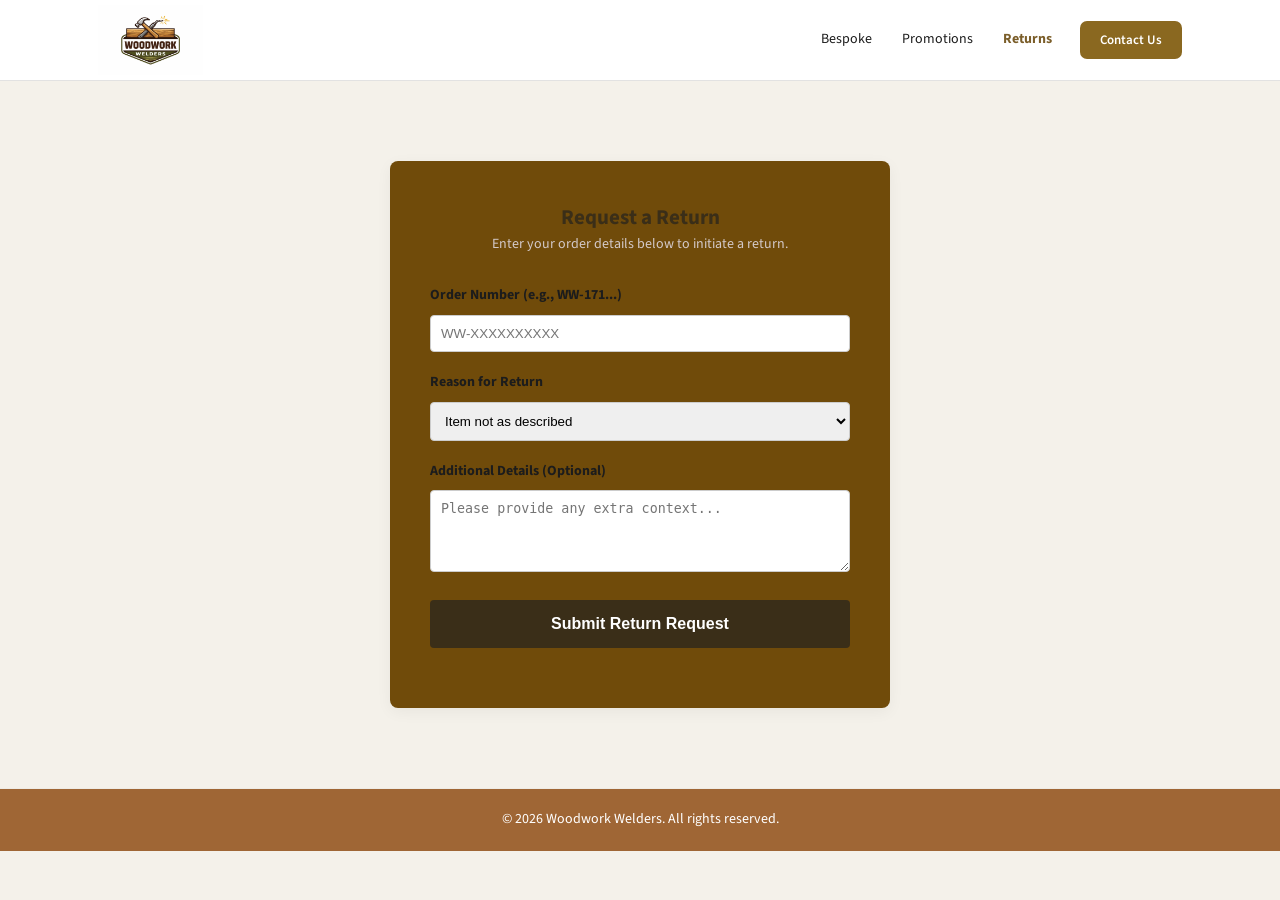
<file: Request-Return.html>
<!DOCTYPE html>
<html lang="en">
<head>
  <meta charset="UTF-8">
  <meta name="viewport" content="width=device-width, initial-scale=1.0">
  <title>Request a Return — Woodwork Welders</title>
  <link rel="stylesheet" href="Woodwork.css">
  <link href="https://fonts.googleapis.com/css2?family=Playfair+Display:wght@700;900&family=Source+Sans+3:wght@300;400;600;700&display=swap" rel="stylesheet"/>
  <link rel="icon" href="download.ico">
</head>
<body style="background: #f4f1ea; font-family: 'Source Sans 3', sans-serif;">

<header class="site-header">
  <nav class="nav-wrap">
    <a href="Welcome Area.html" class="logo-link">
      <img src="Logo Image.jpeg" alt="Woodwork Welders Logo" style="height:70px; width:auto; display:block;" />
    </a>

    <ul class="nav-links">
      <li><a href="Make Your Own Wears.html">Bespoke</a></li>
      <li><a href="Traditional Product Promotion.html">Promotions</a></li>
      <li><a href="Request-Return.html" class="active">Returns</a></li>
    </ul>
  
    <div class="nav-right">
      <a href="Contact Us.html" class="btn-cta">Contact Us</a>
    </div>
  </nav>
</header>

<div style="max-width: 500px; margin: 80px auto; background: rgb(112, 75, 10); padding: 40px; border-radius: 8px; box-shadow: 0 4px 15px rgba(0,0,0,0.05); min-height: 50vh;">
  <h2 style="text-align: center; color: #3a2e18;">Request a Return</h2>
  <p style="text-align: center; color: #d3c9c9; margin-bottom: 30px;">Enter your order details below to initiate a return.</p>

  <form id="return-form">
    <div style="margin-bottom: 20px;">
      <label style="display: block; font-weight: bold; margin-bottom: 8px;">Order Number (e.g., WW-171...)</label>
      <input type="text" id="order_id" required style="width: 100%; padding: 10px; border: 1px solid #ccc; border-radius: 4px;" placeholder="WW-XXXXXXXXXX">
    </div>

    <div style="margin-bottom: 20px;">
      <label style="display: block; font-weight: bold; margin-bottom: 8px;">Reason for Return</label>
      <select id="reason" style="width: 100%; padding: 10px; border: 1px solid #ccc; border-radius: 4px;">
        <option value="not_as_described">Item not as described</option>
        <option value="damaged">Item arrived damaged</option>
        <option value="wrong_item">Received the wrong item</option>
      </select>
    </div>

    <div style="margin-bottom: 20px;">
      <label style="display: block; font-weight: bold; margin-bottom: 8px;">Additional Details (Optional)</label>
      <textarea id="details" rows="4" style="width: 100%; padding: 10px; border: 1px solid #ccc; border-radius: 4px;" placeholder="Please provide any extra context..."></textarea>
    </div>

    <button type="submit" style="width: 100%; padding: 15px; background: #3a2e18; color: white; border: none; border-radius: 4px; font-weight: bold; cursor: pointer; font-size: 16px;">
      Submit Return Request
    </button>
  </form>

  <div id="return-message" style="margin-top: 20px; text-align: center; font-weight: bold;"></div>
</div>

<footer class="site-footer" style="background-color: #9f6635; color: #ffffff; padding: 20px 0; text-align: center;">
    <p style="color: #ffffff; margin: 0;">&copy; 2026 Woodwork Welders. All rights reserved.</p>
  </div>
</footer>

<script>
document.getElementById('return-form').addEventListener('submit', async function(e) {
    e.preventDefault();
    
    const submitBtn = this.querySelector('button');
    submitBtn.textContent = 'Processing...';
    submitBtn.disabled = true;

    const payload = {
        order_id: document.getElementById('order_id').value.trim(),
        reason: document.getElementById('reason').value,
        details: document.getElementById('details').value.trim()
    };

    try {
        const response = await fetch('submit_return.php', {
            method: 'POST',
            headers: { 'Content-Type': 'application/json' },
            body: JSON.stringify(payload)
        });

        const data = await response.json();
        const msgBox = document.getElementById('return-message');

        if (data.success) {
            msgBox.style.color = 'green';
            msgBox.innerHTML = `Success! Your return reference is: <strong>${data.ref_code}</strong>`;
            document.getElementById('return-form').reset();
        } else {
            msgBox.style.color = 'red';
            msgBox.textContent = data.message;
        }
    } catch (err) {
        document.getElementById('return-message').style.color = 'red';
        document.getElementById('return-message').textContent = 'A network error occurred.';
    } finally {
        submitBtn.textContent = 'Submit Return Request';
        submitBtn.disabled = false;
    }
});
</script>

</body>
</html>
</file>
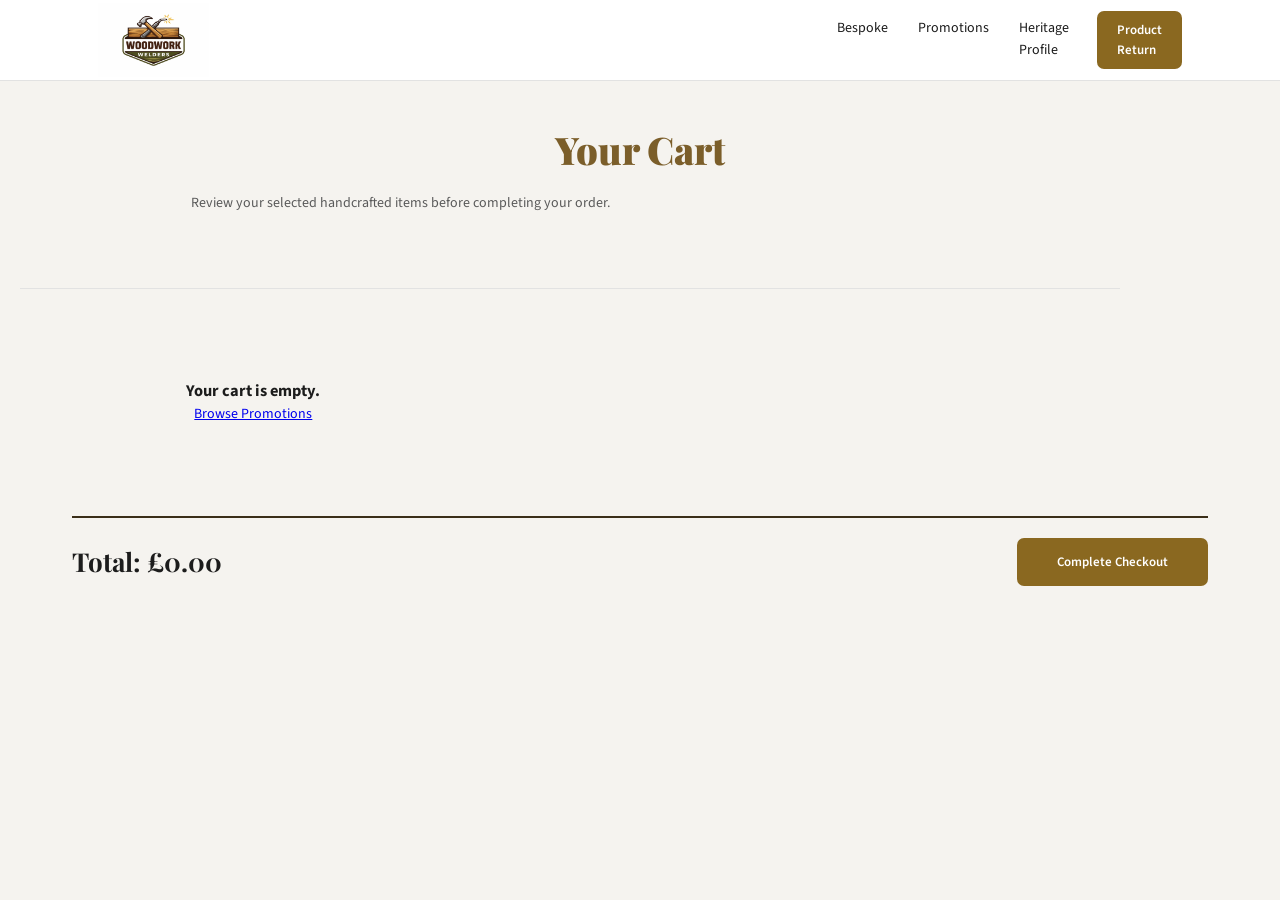
<file: Woodwork_Cart.html>
<!DOCTYPE html>
<html lang="en">
<head>
  <meta charset="UTF-8" />
  <meta name="viewport" content="width=device-width, initial-scale=1.0" />
  <title>Cart — Woodwork Welders</title>
  <link rel="stylesheet" href="Woodwork.css">
  <link href="https://fonts.googleapis.com/css2?family=Playfair+Display:wght@700;900&family=Source+Sans+3:wght@300;400;600;700&display=swap" rel="stylesheet" />
  <link rel="icon" href="download.ico">
</head>
<body>

<header class="site-header">
  <nav class="nav-wrap">
    <a href="Welcome Area.html" class="logo-link">
      <img src="Logo Image.jpeg" width="15%" height="15%" alt="Logo">
    </a>

    <ul class="nav-links">
      <li><a href="Make Your Own Wears.html">Bespoke</a></li>
      <li><a href="Traditional Product Promotion.html">Promotions</a></li>
      <li><a href="Heritage Profile.html">Heritage Profile</a></li>
    </ul>

    <div class="nav-right">
      <a href="Product Return.html" class="btn-cta">Product Return</a>
    </div>
  </nav>
</header>

<div class="page-header" style="text-align: center; padding: 40px 20px;">
  <h1>Your Cart</h1>
  <p>Review your selected handcrafted items before completing your order.</p>
</div>

<div class="divider" style="height: 1px; background: #eee; margin: 0 20px;"></div>

<section class="featured-section" style="padding: 40px 20px;">
  <div class="featured-inner" style="max-width: 1200px; margin: 0 auto;">

    <div id="cart-container" class="product-grid"></div>

    <div style="margin-top:40px; display:flex; justify-content:space-between; align-items:center; border-top: 2px solid #3a2e18; padding-top: 20px;">
      <h2 class="section-heading" style="margin:0">Total: £<span id="total">0</span></h2>
      <button class="btn-cta" style="padding: 15px 40px; cursor:pointer;" onclick="checkout()">Complete Checkout</button>
    </div>

  </div>
</section>

<script>
let cart = [];
const API_URL = 'Furniture Records.php'; 

function loadCart(){
  cart = JSON.parse(localStorage.getItem('woodwork_cart')) || [];
}

function saveCart(){
  localStorage.setItem('woodwork_cart', JSON.stringify(cart));
}

function parsePrice(priceStr) {
  if (typeof priceStr === 'number') return priceStr;
  return parseFloat(priceStr.replace(/[^0-9.]/g, '')) || 0;
}

/**
 * Step 2: Streamlined Checkout
 * Sends local cart data to the PHP/JSON backend
 */
async function checkout() {
  if (cart.length === 0) {
    alert("Your cart is empty!");
    return;
  }

  const checkoutBtn = document.querySelector('.btn-cta[onclick="checkout()"]');
  const originalText = checkoutBtn.textContent;
  checkoutBtn.textContent = "Processing...";
  checkoutBtn.disabled = true;

  const orderTotal = cart.reduce((sum, item) => sum + (parsePrice(item.price) * (parseInt(item.quantity, 10) || 1)), 0);

  const payload = {
    total: orderTotal,
    items: cart.map(item => ({
      product_id: item.id || 'Unknown',
      name: item.title,
      price: parsePrice(item.price),
      quantity: parseInt(item.quantity, 10) || 1
    }))
  };

  try {
    const response = await fetch(API_URL, {
      method: 'POST',
      headers: { 'Content-Type': 'application/json' },
      body: JSON.stringify(payload)
    });

    const data = await response.json();

    if (data.success) {
      // Clear Cart
      cart = [];
      saveCart();
      
      // FINAL STEP REDIRECT: Go to Success Page with the Order ID
      window.location.href = "Order Success.html?id=" + data.order_id;
      
    } else {
      throw new Error(data.message || "Order failed to process.");
    }

  } catch (error) {
    console.error("Checkout Error:", error);
    alert("Checkout Error: " + error.message);
  } finally {
    checkoutBtn.textContent = originalText;
    checkoutBtn.disabled = false;
  }
}

// --- UI RENDERING ---

function renderCart(){
  const container = document.getElementById('cart-container');

  if(cart.length === 0){
    container.innerHTML = '<div style="text-align:center; padding: 50px;"><h3>Your cart is empty.</h3><p><a href="Traditional Product Promotion.html">Browse Promotions</a></p></div>';
    document.getElementById('total').textContent = "0.00";
    return;
  }

  container.innerHTML = cart.map(item => {
    const priceNum = parsePrice(item.price);
    const qtyNum = parseInt(item.quantity, 10) || 1;
    
    return `
      <div class="product-card" style="border: 1px solid #eee; padding: 20px; border-radius: 8px; margin-bottom: 20px; display: flex; gap: 20px; align-items: center;">
        <div class="product-img-wrap" style="width: 150px; height: 150px; flex-shrink: 0;">
          <img src="${item.img}" style="width:100%; height:100%; object-fit:cover; border-radius:4px;">
        </div>

        <div class="product-body" style="flex-grow: 1;">
          <h3 style="margin-top:0;">${item.title}</h3>
          <p style="color: #666;">Unit Price: £${priceNum.toFixed(2)}</p>
          <p>Quantity: <strong>${qtyNum}</strong></p>
        </div>

        <div class="product-footer" style="text-align: right; min-width: 150px;">
          <div class="product-price" style="font-weight:bold; font-size:22px; color: #7a5e28; margin-bottom: 10px;">
            £${(priceNum * qtyNum).toLocaleString(undefined, {minimumFractionDigits: 2, maximumFractionDigits: 2})}
          </div>
          <div style="display:flex; gap:6px; justify-content: flex-end;">
            <button class="btn-view-product" style="padding: 5px 12px; cursor:pointer;" onclick="updateQty('${item.id}', -1)">-</button>
            <button class="btn-view-product" style="padding: 5px 12px; cursor:pointer;" onclick="updateQty('${item.id}', 1)">+</button>
            <button class="btn-view-product" style="padding: 5px 12px; cursor:pointer; background: #944; color: white; border: none; border-radius: 4px;" onclick="removeItem('${item.id}')">Remove</button>
          </div>
        </div>
      </div>
    `;
  }).join('');

  const total = cart.reduce((sum, item) => sum + (parsePrice(item.price) * (parseInt(item.quantity, 10) || 1)), 0);
  document.getElementById('total').textContent = total.toLocaleString(undefined, {minimumFractionDigits: 2, maximumFractionDigits: 2});
}

function updateQty(id, delta){
  cart = cart.map(item => {
    if(item.id === id){
      const currentQty = parseInt(item.quantity, 10) || 1;
      const newQty = currentQty + delta;
      return {...item, quantity: newQty > 0 ? newQty : 1};
    }
    return item;
  });
  saveCart();
  renderCart();
}

function removeItem(id){
  cart = cart.filter(item => item.id !== id);
  saveCart();
  renderCart();
}

loadCart();
renderCart();
</script>

</body>
</html>
</file>
<file: Woodwork.css>
*,*::before,*::after{box-sizing:border-box;margin:0;padding:0}
:root{
  --brown:#7b5e2a; --brown-btn:#8a6820; --brown-dark:#5a420e; --brown-hover:#6a5018;
  --gold:#c9a84c; --price:#8a6518; --green-badge:#2d7a3a; --green-dark:#3a5230;
  --text:#1c1c1c; --text-light:#5a5a5a; --text-muted:#909090;
  --border:#e2e2e2; --border-light:#eeebe5;
  --bg:#f5f3ef; --bg-light:#f9f6f1; --white:#ffffff;
}
html{scroll-behavior:smooth}
body{font-family:'Source Sans 3',sans-serif;color:var(--text);background:var(--white);font-size:14px;line-height:1.55}

/* ── STICKY HEADER / NAV ── */
.site-header,header{background:var(--white);border-bottom:1px solid var(--border);position:sticky;top:0;z-index:300}
nav,.nav-wrap{max-width:1140px;margin:0 auto;padding:0 28px;height:80px;display:flex;align-items:center}

/* Logo badge */
.logo,.logo-link{display:flex;align-items:center;text-decoration:none;margin-right:auto}
.logo-badge{width:66px;height:66px;border:2px solid var(--gold);border-radius:14px;background:#fdf9ee;display:flex;flex-direction:column;align-items:center;justify-content:center;padding:5px;gap:2px}
.logo-badge .icon,.logo-badge-icon{font-size:20px;line-height:1}
.logo-badge .wordmark,.logo-badge .mark,.logo-badge-text{font-family:'Playfair Display',serif;font-size:6.5px;font-weight:700;color:var(--brown-dark);text-align:center;text-transform:uppercase;letter-spacing:.8px;line-height:1.3}

/* Nav links */
.nav-links{display:flex;list-style:none;gap:30px;margin-right:28px}
.nav-links a{text-decoration:none;font-size:14px;color:var(--text);transition:color .2s}
.nav-links a:hover,.nav-links a.active{color:var(--brown)}
.nav-links a.active{font-weight:700}

/* Nav right */
.nav-right{display:flex;align-items:center;gap:14px}
.nav-icon-btn,.nav-search-icon{background:none;border:none;cursor:pointer;color:var(--text);display:flex;padding:4px}
.nav-icon-btn svg,.nav-search-icon svg{width:18px;height:18px}

/* CTA / contact buttons */
.btn-cta,.btn-contact-nav{background:var(--brown-btn);color:var(--white);border:none;padding:9px 20px;border-radius:7px;font-size:13px;
font-family:'Source Sans 3',sans-serif;font-weight:600;cursor:pointer;text-decoration:none;display:inline-block;transition:background .2s}
.btn-cta:hover,.btn-contact-nav:hover{background:var(--brown-dark)}
.btn-nav-outline{background:transparent;color:var(--text);border:1.5px solid var(--border);padding:7px 20px;border-radius:6px;font-size:13.5px;
font-family:'Source Sans 3',sans-serif;font-weight:600;cursor:pointer;text-decoration:none;transition:border-color .2s,color .2s}
.btn-nav-outline:hover{border-color:var(--brown);color:var(--brown)}

/* ── SHARED SECTION HEADING ── */
.section-heading{text-align:center;font-family:'Playfair Display',serif;font-size:26px;font-weight:700;color:var(--text);margin-bottom:36px}

/* ── SHARED BUTTONS ── */
.btn-primary,.btn-hero{display:inline-block;background:var(--brown-btn);color:var(--white);padding:13px 26px;border-radius:7px;font-size:14px;
font-weight:600;text-decoration:none;font-family:'Source Sans 3',sans-serif;transition:background .2s, transform .15s}
.btn-primary:hover,.btn-hero:hover{background:var(--brown-dark);transform:translateY(-1px)}
.btn-discover{display:inline-block;background:transparent;color:var(--white);border:1px solid rgba(255,255,255,.8);padding:6px 16px;
border-radius:5px;font-size:11.5px;font-weight:600;text-decoration:none;font-family:'Source Sans 3',sans-serif;transition:background .2s}
.btn-discover:hover{background:rgba(255,255,255,.18)}



/* Extra Positioning for Welcome Area */
nav {
  display: flex;
  justify-content: space-between; /* Spreads logo, links, and button */
  align-items: center; /* Centers everything vertically */
  padding: 1rem 5%;
}

.logo-img {
  height: 70px;
  width: auto;
  display: block;
}


.hero {
  display: flex;
  align-items: center; 
  justify-content: space-between;
  padding: 4rem 5%;
  gap: 2rem;
}

.hero-left, .hero-right {
  flex: 1; 
}

.hero-img {
  width: 100%; 
  height: auto;
  max-height: 500px;
  object-fit: cover; 
  border-radius: 12px; 
  box-shadow: 0 4px 10px rgba(0,0,0,0.1);
}


.product-grid-container {
  display: grid;
  grid-template-columns: repeat(auto-fit, minmax(300px, 1fr));
  gap: 2rem;
  padding: 2rem 5%;
}

.product-card {
  display: flex;
  flex-direction: column;
  background: #fff;
  border: 1px solid #eaeaea;
  border-radius: 8px;
  overflow: hidden;
}

.product-img-wrap img {
  width: 100%;
  height: 250px;
  object-fit: cover; 
  display: block;
}

.product-body {
  padding: 1.5rem;
  flex-grow: 1;
}

.product-footer { padding: 1.5rem;border-top: 1px solid #eaeaea;display: flex;justify-content: space-between;align-items: center;}

/* ── HOME: HERO ── */
.hero{max-width:1140px;margin:0 auto;padding:68px 32px 80px;display:grid;grid-template-columns:1fr 1fr;align-items:center;gap:60px}
.hero-left h1{font-family:'Playfair Display',serif;font-size:42px;font-weight:900;line-height:1.18;margin-bottom:18px}
.hero-left p{font-size:13.5px;color:var(--text-light);line-height:1.75;margin-bottom:36px;max-width:340px}
.hero-right{position:relative}
.hero-img-wrap{width:100%;aspect-ratio:4/3;border-radius:10px;overflow:hidden;background:#d4c0a0;box-shadow:0 8px 32px rgba(0,0,0,.13)}
.hero-img-wrap img{width:100%;height:100%;object-fit:cover;display:block}
.hero-placeholder{width:100%;height:100%;background:linear-gradient(145deg,#e8d8b8 0%,#c4a070 45%,#8a6040 100%);display:flex;align-items:center;justify-content:center}

/* ── HOME: PROMOTIONS ── */
.promotions-section{padding:64px 0 72px}
.promotions-inner{max-width:1140px;margin:0 auto;padding:0 32px}
.promo-grid{display:grid;grid-template-columns:1fr 1fr;gap:22px}
.promo-card{position:relative;border-radius:10px;overflow:hidden;height:210px;cursor:pointer}
.promo-card-1{background:linear-gradient(160deg,#1e1808 0%,#4a3810 40%,#8a6828 70%,#b09040 100%)}
.promo-card-2{background:linear-gradient(155deg,#ede0c8 0%,#c8a860 30%,#a07838 70%,#785828 100%)}
.promo-overlay{position:absolute;inset:0;background:linear-gradient(to top,rgba(0,0,0,.80) 0%,rgba(0,0,0,.28) 55%,rgba(0,0,0,.04) 100%);
display:flex;flex-direction:column;justify-content:flex-end;padding:22px}
.promo-overlay h3{color:var(--white);font-size:16px;font-weight:700;margin-bottom:5px}
.promo-overlay p{color:rgba(255,255,255,.78);font-size:11.5px;margin-bottom:14px;line-height:1.5}

/* ── HOME: FEATURED PRODUCTS ── */
.featured-section{padding:64px 0 80px}
.featured-inner{max-width:1140px;margin:0 auto;padding:0 32px}
.product-grid{display:grid;grid-template-columns:repeat(3,1fr);gap:24px}
.product-card{border:1px solid var(--border);border-radius:10px;overflow:hidden;background:var(--white);display:flex;flex-direction:column;transition:box-shadow .25s,transform .25s}
.product-card:hover{box-shadow:0 8px 28px rgba(0,0,0,.10);transform:translateY(-3px)}
.product-img{width:100%;height:175px;display:flex;align-items:center;justify-content:center;overflow:hidden;flex-shrink:0}
.product-img img{width:100%;height:100%;object-fit:cover;display:block}
.product-body{padding:16px 16px 14px;flex:1}
.product-body h3{font-size:14.5px;font-weight:700;margin-bottom:8px}
.product-body p{font-size:12px;color:var(--text-light);line-height:1.65}
.product-footer{display:flex;align-items:center;justify-content:space-between;padding:12px 16px 16px;border-top:1px solid var(--border)}
.product-price{font-size:15px;font-weight:700;color:var(--price)}
.btn-view-product{font-size:12px;font-weight:600;color:var(--text);text-decoration:none;border:1px solid var(--border);padding:6px 13px;border-radius:5px;
font-family:'Source Sans 3',sans-serif;transition:border-color .2s,color .2s}
.btn-view-product:hover{border-color:var(--brown);color:var(--brown)}

/* ── GALLERY PAGE ── */
.page-header{max-width:1100px;margin:0 auto;padding:44px 28px 28px}
.page-header h1{font-family:'Playfair Display',serif;font-size:38px;font-weight:900;color:var(--brown);margin-bottom:12px}
.page-header p{font-size:14px;color:var(--text-light);max-width:580px;line-height:1.7;margin-bottom:32px}

/* Filter bar */
.filter-bar{display:flex;align-items:center;justify-content:space-between;max-width:1100px;margin:0 auto;padding:0 28px 20px;flex-wrap:wrap;gap:14px}
.filter-left{display:flex;align-items:center;gap:10px;flex-wrap:wrap}
.filter-label{font-size:13.5px;font-weight:700;white-space:nowrap}
.filter-tabs{display:flex;gap:6px;flex-wrap:wrap}
.filter-tab{padding:6px 16px;border-radius:6px;font-size:13px;font-weight:600;cursor:pointer;border:1.5px solid var(--border);background:var(--white);
  color:var(--text-light);transition:all .2s;font-family:'Source Sans 3',sans-serif}
.filter-tab.active{background:var(--brown-btn);color:var(--white);border-color:var(--brown-btn)}
.filter-tab:hover:not(.active){border-color:var(--brown);color:var(--brown)}
.search-wrap{display:flex;align-items:center;border:1.5px solid var(--border);border-radius:6px;overflow:hidden;background:var(--white);padding:0 10px;gap:6px}
.search-wrap svg{width:14px;height:14px;color:var(--text-muted)}
.search-wrap input{border:none;outline:none;font-size:13px;padding:7px 4px;font-family:'Source Sans 3',sans-serif;color:var(--text);width:150px}
.search-wrap input::placeholder{color:#bbb}
.sort-wrap{display:flex;align-items:center;gap:8px;font-size:13px;color:var(--text-light)}
.sort-wrap select{font-size:13px;border:1px solid var(--border);border-radius:5px;padding:5px 10px;background:var(--white);color:var(--text);cursor:pointer}
.divider{max-width:1100px;margin:0 auto;padding:0 28px;border-bottom:1px solid var(--border);margin-bottom:28px}

/* Gallery grid */
.gallery-section{max-width:1100px;margin:0 auto;padding:0 28px 80px}
.gallery-grid-top,.gallery-grid-top2{display:grid;grid-template-columns:repeat(4,1fr);gap:0;border:1px solid var(--border);border-radius:10px 10px 0 0;overflow:hidden}
.gallery-grid-top2{margin-top:28px}
.gallery-grid-bottom{display:grid;grid-template-columns:repeat(4,1fr);gap:0;border:1px solid var(--border);border-top:none;overflow:hidden;margin-bottom:28px}
.gallery-grid-bottom2{display:grid;grid-template-columns:repeat(4,1fr);gap:0;border:1px solid var(--border);border-top:none;border-radius:0 0 10px 10px;overflow:hidden}
.gallery-img-cell{position:relative;height:190px;overflow:hidden;border-right:1px solid var(--border);cursor:pointer}
.gallery-img-cell:last-child{border-right:none}
.gallery-img-cell .cell-bg{width:100%;height:100%;transition:transform .3s}
.gallery-img-cell:hover .cell-bg{transform:scale(1.04)}
.cell-label{position:absolute;bottom:0;left:0;right:0;background:linear-gradient(to top,rgba(0,0,0,.68) 0%,transparent 100%);padding:20px 12px 10px}
.cell-label h3{font-size:13.5px;font-weight:700;color:var(--white);margin-bottom:2px}
.cell-label .cell-price{font-size:12px;color:rgba(255,255,255,.8)}
.gallery-mat-cell{background:var(--white);border-right:1px solid var(--border);border-top:1px solid var(--border);padding:14px 14px 16px;display:flex;flex-direction:column;gap:10px}
.gallery-mat-cell:last-child{border-right:none}
.mat-label{font-size:11px;font-weight:700;text-transform:uppercase;letter-spacing:.6px;color:var(--text-muted)}
.mat-row{display:flex;align-items:center;gap:10px}
.mat-swatch{width:44px;height:44px;border-radius:6px;overflow:hidden;flex-shrink:0;border:1px solid var(--border)}
.mat-link{font-size:12.5px;font-weight:600;color:var(--brown);text-decoration:none;transition:color .2s}
.mat-link:hover{color:var(--brown-dark);text-decoration:underline}
.ph-svg{width:100%;height:100%;display:flex;align-items:center;justify-content:center}

/* ── PROMOTIONS PAGE ── */
.promo-hero{margin:28px auto;max-width:1100px;padding:0 28px}
.promo-hero-inner{position:relative;border-radius:12px;overflow:hidden;height:310px;background:linear-gradient(135deg,#3a2e18 0%,#6a5020 35%,#b09050 70%,#d4b870 100%);
  display:flex;align-items:center;justify-content:center}
.promo-hero-inner::before{content:'';position:absolute;inset:0;background:linear-gradient(to right,rgba(30,20,8,.72) 0%,rgba(30,20,8,.35) 55%,rgba(30,20,8,.15) 100%)}
.promo-hero-content{position:relative;text-align:center;color:var(--white);max-width:580px;padding:0 24px}
.promo-hero-content h1{font-family:'Playfair Display',serif;font-size:36px;font-weight:900;line-height:1.2;margin-bottom:14px;text-shadow:0 2px 8px rgba(0,0,0,.5)}
.promo-hero-content p{font-size:13.5px;color:rgba(255,255,255,.82);margin-bottom:22px;line-height:1.65}
.collections{max-width:1100px;margin:0 auto;padding:48px 28px 80px}
.collections h2{font-family:'Playfair Display',serif;font-size:26px;font-weight:700;text-align:center;margin-bottom:28px}
/* 4-col product grid (Promotions) */
.collections .product-grid{grid-template-columns:repeat(4,1fr);gap:20px}
.card-img-wrap{position:relative;width:100%;height:160px;background:#f0ebe0;overflow:hidden;flex-shrink:0}
.card-img-wrap img{width:100%;height:100%;object-fit:cover;display:block}
/* Placeholder gradients */
.ph-coffee{background:linear-gradient(145deg,#f0e8d8,#c8a860,#a07838)}
.ph-sculpture{background:linear-gradient(145deg,#e8e8e8,#c0c0c0,#909090)}
.ph-shelving{background:linear-gradient(145deg,#f0ead8,#c8a058,#906828)}
.ph-chair{background:linear-gradient(145deg,#a06030,#783818,#5a2808)}
.ph-gate{background:linear-gradient(145deg,#282018,#484030,#383028)}
.ph-butcher{background:linear-gradient(145deg,#f0e0b8,#d4b878,#b89038)}
.card-badge{position:absolute;top:10px;left:10px;padding:3px 9px;border-radius:20px;font-size:9.5px;font-weight:700;text-transform:uppercase;letter-spacing:.4px}
.badge-new,.badge-best,.badge-custom{background:#8a6820;color:white}
.badge-sale,.badge-limited{background:#c0392b;color:white}
.card-body{padding:13px 14px 10px;flex:1}
.card-body h3{font-size:14px;font-weight:700;margin-bottom:6px;line-height:1.3}
.card-body p{font-size:12px;color:var(--text-light);line-height:1.55}
.card-footer{padding:10px 14px 14px;display:flex;align-items:center;justify-content:space-between;border-top:1px solid var(--border-light);margin-top:10px}
.card-price{font-size:14.5px;font-weight:700;color:var(--price)}
.btn-details{font-size:12px;font-weight:600;color:var(--text);border:1px solid var(--border);padding:5px 12px;border-radius:5px;text-decoration:none;transition:all .2s}
.btn-details:hover{border-color:var(--brown);color:var(--brown)}

/* ── PRODUCT DETAIL PAGE ── */
.product-detail{max-width:1100px;margin:40px auto;padding:0 28px;display:grid;grid-template-columns:1fr 1fr;gap:60px;align-items:start}
.main-img{width:100%;aspect-ratio:4/3;border-radius:10px;overflow:hidden;background:linear-gradient(145deg,#e8d8b8,#c4a070,#8a6040);margin-bottom:14px;position:relative}
.main-img img{width:100%;height:100%;object-fit:cover;display:block}
.img-label{position:absolute;bottom:10px;right:12px;font-size:12px;color:rgba(255,255,255,.6);font-style:italic;letter-spacing:2px}
.thumb-row{display:grid;grid-template-columns:repeat(4,1fr);gap:10px}
.thumb{aspect-ratio:1;border-radius:7px;overflow:hidden;cursor:pointer;border:2px solid transparent;transition:border-color .2s}
.thumb.active{border-color:var(--brown-btn)}
.thumb:hover{border-color:var(--gold)}
.thumb img{width:100%;height:100%;object-fit:cover;display:block}
.product-info h1{font-family:'Playfair Display',serif;font-size:30px;font-weight:900;line-height:1.2;margin-bottom:10px}
.product-category{font-size:13px;color:var(--text-muted);margin-bottom:20px}
.product-category a{color:var(--brown);text-decoration:none}
.product-detail .product-price{font-size:30px;font-weight:700;color:var(--price);margin-bottom:20px}
.product-desc{font-size:13.5px;color:var(--text-light);line-height:1.75;margin-bottom:28px;padding-bottom:24px;border-bottom:1px solid var(--border-light)}
.option-group{margin-bottom:22px}
.option-label{font-size:14px;font-weight:700;margin-bottom:10px;display:block}
.option-buttons{display:flex;gap:8px;flex-wrap:wrap}
.opt-btn{padding:8px 18px;border:1.5px solid var(--border);border-radius:6px;font-size:13px;font-weight:600;background:var(--white);color:var(--text);
  cursor:pointer;transition:all .2s;font-family:'Source Sans 3',sans-serif}
.opt-btn.active{background:var(--brown-btn);color:var(--white);border-color:var(--brown-btn)}
.opt-btn:hover:not(.active){border-color:var(--brown);color:var(--brown)}
.qty-wrap{display:flex;align-items:center}
.qty-btn{width:36px;height:36px;border:1.5px solid var(--border);background:var(--white);font-size:18px;cursor:pointer;display:flex;
align-items:center;justify-content:center;transition:background .15s}
.qty-btn:first-child{border-radius:6px 0 0 6px}
.qty-btn:last-child{border-radius:0 6px 6px 0}
.qty-btn:hover{background:#f5f5f5}
.qty-input{width:50px;height:36px;border:1.5px solid var(--border);border-left:none;border-right:none;text-align:center;font-size:14px;
  font-family:'Source Sans 3',sans-serif;background:var(--white);outline:none}
.btn-add-to-cart{display:block;width:100%;background:var(--brown-btn);color:var(--white);border:none;padding:15px;border-radius:8px;
font-size:15px;font-weight:700;cursor:pointer;font-family:'Source Sans 3',sans-serif;margin:24px 0 20px;transition:background .2s;text-align:center}
.btn-add-to-cart:hover{background:var(--brown-dark)}
.trust-badges{display:flex;align-items:center;gap:20px;border:1px solid var(--border-light);border-radius:8px;padding:13px 18px}
.trust-item{display:flex;align-items:center;gap:6px;font-size:12px;color:var(--text-light);white-space:nowrap}
.trust-item svg{width:15px;height:15px;color:var(--brown)}
.trust-sep{width:1px;height:18px;background:var(--border)}


/* Layout Container */
.product-container {
  max-width: 1140px;
  margin: 60px auto;
  padding: 0 28px;
  display: grid;
  grid-template-columns: 1.1fr 0.9fr;
  gap: 60px;
  align-items: start;
}

/* Fix for Hovering Ghosting - Ensures buttons are always on top */
.choice-btn, .add-to-cart-btn, .quantity-picker button {
  position: relative;
  z-index: 10;
  cursor: pointer;
}

/* Left: Gallery Styles */
.main-image-wrapper {
  position: relative;
  background: #f9f6f1;
  border-radius: 4px;
  overflow: hidden;
  margin-bottom: 20px;
}
.img-badge {
  position: absolute;
  top: 20px;
  left: 20px;
  background: white;
  padding: 4px 12px;
  font-size: 11px;
  letter-spacing: 2px;
  font-weight: 700;
}
.thumbnail-grid {
  display: flex;
  gap: 12px;
}
.thumb {
  width: 80px;
  height: 80px;
  border: 1px solid #eee;
  padding: 4px;
  cursor: pointer;
}
.thumb.active { border-color: #7b5e2a; }
.thumb-ph { width: 100%; height: 100%; }

/* Right: Details Styles */
.breadcrumb { font-size: 13px; color: #909090; margin-bottom: 10px; }
.product-title { 
  font-family: 'Playfair Display', serif; 
  font-size: 36px; 
  line-height: 1.2; 
  margin-bottom: 15px; 
}
.price-tag { font-size: 24px; font-weight: 700; color: #7b5e2a; margin-bottom: 25px; }
.description { color: #5a5a5a; line-height: 1.7; margin-bottom: 30px; }

.selection-group { margin-bottom: 20px; }
.selection-group label { display: block; font-weight: 700; margin-bottom: 10px; font-size: 13px; }

.button-row { display: flex; gap: 10px; }
.choice-btn {
  padding: 10px 20px;
  border: 1px solid #e2e2e2;
  background: white;
  font-size: 13px;
  transition: all 0.2s;
}
.choice-btn.active { background: #7b5e2a; color: white; border-color: #7b5e2a; }

/* Purchase Row */
.purchase-row { display: flex; gap: 15px; margin-top: 30px; }
.quantity-picker { display: flex; border: 1px solid #e2e2e2; }
.quantity-picker button { width: 45px; height: 50px; background: none; border: none; font-size: 18px; }
.quantity-picker input { width: 50px; text-align: center; border: none; font-weight: 600; }
.add-to-cart-btn {
  flex-grow: 1;
  background: #7b5e2a;
  color: white;
  border: none;
  font-weight: 700;
  text-transform: uppercase;
  letter-spacing: 1px;
}

/* Trust Badges */
.trust-row {
  display: flex;
  align-items: center;
  gap: 15px;
  margin-top: 40px;
  padding-top: 30px;
  border-top: 1px solid #eeebe5;
}
.trust-item { font-size: 11px; text-transform: uppercase; color: #909090; font-weight: 700; }
.trust-divider { width: 1px; height: 15px; background: #ddd; }

/* Responsive */
@media (max-width: 850px) {
  .product-container { grid-template-columns: 1fr; }
}


/* ── MAKE YOUR OWN PAGE ── */
.page-body{max-width:960px;margin:0 auto;padding:32px 28px 72px}
.main-grid{display:grid;grid-template-columns:1fr 1fr;gap:40px;align-items:start}
.canvas-col>h2,.form-col>h2{font-family:'Playfair Display',serif;font-size:22px;font-weight:700;margin-bottom:16px}
.canvas-box{border:1px solid var(--border);border-radius:8px;overflow:hidden;background:var(--white)}
.canvas-upper{background:#f5f2ec;display:flex;flex-direction:column;align-items:center;justify-content:center;padding:52px 32px 40px;border-bottom:1px solid var(--border);gap:14px}
.hammer-icon svg{width:44px;height:44px;color:var(--text-light)}
.canvas-upper h3{font-family:'Playfair Display',serif;font-size:18px;font-weight:700;color:var(--brown)}
.canvas-upper p,.canvas-lower p{font-size:13px;color:var(--text-light);text-align:center}
.canvas-lower{background:#ebe8e2;padding:40px 28px 48px;display:flex;flex-direction:column;align-items:center;justify-content:center;gap:10px;min-height:160px}
.canvas-lower p{font-size:16px;line-height:1.55}
.accordion{border:1px solid var(--border);border-radius:8px;overflow:hidden;margin-bottom:12px}
.accordion-header{display:flex;align-items:center;justify-content:space-between;padding:13px 16px;cursor:pointer;background:var(--white);
  user-select:none;border-bottom:1px solid var(--border)}
.accordion-header span{font-size:13.5px;font-weight:700;color:var(--brown)}
.accordion-chevron{width:16px;height:16px;color:var(--text-muted);transition:transform .2s}
.accordion.open .accordion-chevron{transform:rotate(180deg)}
.accordion-body{padding:16px;background:var(--white);display:none}
.accordion.open .accordion-body{display:block}
.field-label{font-size:12.5px;font-weight:700;margin-bottom:7px;display:block}
.field-hint{font-size:11.5px;color:var(--text-muted);margin-top:7px;line-height:1.5}
.select-wrap{position:relative}
.select-wrap select{width:100%;padding:9px 36px 9px 12px;border:1px solid var(--border);border-radius:6px;font-size:13px;
font-family:'Source Sans 3',sans-serif;background:var(--white);appearance:none;cursor:pointer;outline:none;transition:border-color .2s}
.select-wrap select:focus{border-color:var(--brown)}
.select-wrap::after{content:'';position:absolute;right:13px;top:50%;transform:translateY(-50%);border-left:4px solid transparent;
  border-right:4px solid transparent;border-top:5px solid var(--text-muted);pointer-events:none}
.dim-grid{display:grid;grid-template-columns:1fr 1fr 1fr;gap:10px;margin-bottom:8px}
.dim-group label{display:block;font-size:11.5px;font-weight:600;color:var(--text-light);margin-bottom:5px}
.dim-group input{width:100%;padding:8px 10px;border:1px solid var(--border);border-radius:6px;font-size:13px;font-family:'Source Sans 3',sans-serif;outline:none;transition:border-color .2s}
.dim-group input:focus{border-color:var(--brown)}
.range-input{width:100%;-webkit-appearance:none;height:4px;border-radius:2px;background:linear-gradient(to right,var(--brown-btn) 0%,var(--brown-btn) 35%,var(--border) 35%,var(--border) 100%);
outline:none;cursor:pointer}
.range-input::-webkit-slider-thumb,.range-input::-moz-range-thumb{-webkit-appearance:none;width:14px;
height:14px;border-radius:50%;background:var(--brown-btn);border:2px solid var(--white);box-shadow:0 1px 4px rgba(0,0,0,.3);cursor:pointer}
.slider-status{font-size:11px;color:var(--text-muted);white-space:nowrap;min-width:40px;text-align:right}
.pricing-box{border:1px solid var(--border);border-radius:8px;overflow:hidden;margin-top:16px}
.pricing-header{padding:13px 16px;background:var(--white);border-bottom:1px solid var(--border)}
.pricing-header h3{font-size:14px;font-weight:700}
.pricing-body{padding:4px 0;background:var(--white)}
.pricing-row{display:flex;align-items:center;justify-content:space-between;padding:9px 16px;font-size:13px;color:var(--text-light)}
.pricing-row+.pricing-row{border-top:1px solid var(--border-light)}
.pricing-total-row{display:flex;align-items:center;justify-content:space-between;padding:12px 16px;border-top:1.5px solid var(--border);background:var(--white)}
.pricing-total-label{font-size:14px;font-weight:700}
.pricing-total-value{font-size:14px;font-weight:700;color:var(--price)}
.action-row{display:flex;align-items:center;gap:10px;margin-top:16px}
.btn-save,.btn-share{flex:1;padding:11px 0;border:1.5px solid var(--border);border-radius:7px;background:var(--white);font-size:13.5px;
font-weight:600;color:var(--text);cursor:pointer;font-family:'Source Sans 3',sans-serif;transition:border-color .2s,color .2s;text-align:center}
.btn-share{display:flex;align-items:center;justify-content:center;gap:7px}
.btn-share svg{width:14px;height:14px}
.btn-save:hover,.btn-share:hover{border-color:var(--brown);color:var(--brown)}
.btn-add-cart{flex:1.2;padding:11px 0;background:var(--brown-btn);color:var(--white);border:none;border-radius:7px;font-size:13.5px;
font-weight:700;cursor:pointer;font-family:'Source Sans 3',sans-serif;transition:background .2s;text-align:center}
.btn-add-cart:hover{background:var(--brown-dark)}

/* ── HERITAGE PROFILE PAGE ── */
.page-wrap{max-width:960px;margin:0 auto;padding:0 28px}
.hero-section{padding:36px 0 60px;display:grid;grid-template-columns:1fr 1fr;gap:36px;align-items:start}
.product-photo{width:100%;aspect-ratio:4/3;border-radius:8px;overflow:hidden;margin-bottom:22px;background:linear-gradient(145deg,#e0d0b0,#c0a070,#8a6040)}
.product-photo img,.product-photo-ph{width:100%;height:100%}
.product-photo-ph{background:linear-gradient(155deg,#d8c8a8 0%,#b89060 40%,#806030 100%);display:flex;align-items:center;justify-content:center}
.hero-left h1{font-family:'Playfair Display',serif;font-size:30px;font-weight:900;line-height:1.18;margin-bottom:14px}
.hero-actions{display:flex;gap:12px;align-items:center}
.btn-download{display:inline-flex;align-items:center;gap:7px;background:var(--brown-btn);color:var(--white);border:none;padding:10px 20px;
border-radius:7px;font-size:13.5px;font-weight:600;cursor:pointer;font-family:'Source Sans 3',sans-serif;text-decoration:none;transition:background .2s}
.btn-download svg{width:14px;height:14px}
.btn-download:hover{background:var(--brown-dark)}
.btn-share-profile{display:inline-flex;align-items:center;gap:7px;background:transparent;color:var(--text);border:1.5px solid var(--border);
padding:9px 18px;border-radius:7px;font-size:13.5px;font-weight:600;cursor:pointer;font-family:'Source Sans 3',sans-serif;text-decoration:none;transition:border-color .2s,color .2s}
.btn-share-profile:hover{border-color:var(--brown);color:var(--brown)}
.grain-map-box{width:100%;aspect-ratio:1/1;border-radius:8px;overflow:hidden;background:#f0ebe0;position:relative}
.grain-map-box svg{width:100%;height:100%}
.metadata-section,.artisan-section{padding:52px 0 60px;border-top:1px solid var(--border-light)}
.metadata-section h2,.artisan-section h2{font-family:'Playfair Display',serif;font-size:26px;font-weight:700;margin-bottom:32px}
.metadata-grid{display:grid;grid-template-columns:repeat(3,1fr);gap:28px 20px}
.meta-key{font-size:12px;color:var(--text-muted);margin-bottom:5px;letter-spacing:.2px}
.meta-val{font-size:15px;font-weight:700;display:flex;align-items:center;gap:8px}
.verified-badge{display:inline-flex;align-items:center;background:var(--green-badge);color:var(--white);font-size:10px;font-weight:700;
padding:2px 8px;border-radius:20px;letter-spacing:.3px;text-transform:capitalize}
.artisan-card{display:flex;gap:22px;align-items:flex-start}
.artisan-avatar-wrap{position:relative;flex-shrink:0}
.artisan-avatar{width:80px;height:80px;border-radius:50%;overflow:hidden;background:linear-gradient(145deg,#d0b090,#a07850,#785030);border:3px solid var(--border-light)}
.artisan-avatar img{width:100%;height:100%;object-fit:cover;display:block}
.online-dot{position:absolute;bottom:4px;right:4px;width:14px;height:14px;background:#22c55e;border-radius:50%;border:2.5px solid var(--white)}
.artisan-info h3{font-family:'Playfair Display',serif;font-size:20px;font-weight:700;margin-bottom:4px}
.artisan-title{font-size:13px;font-weight:700;color:var(--brown);margin-bottom:12px}
.artisan-bio{font-size:13.5px;color:var(--text-light);line-height:1.75;max-width:540px;margin-bottom:16px}
.artisan-socials{display:flex;gap:14px;align-items:center}
.artisan-socials a{color:var(--text-muted);display:flex;align-items:center;transition:color .2s}
.artisan-socials a:hover{color:var(--brown)}
.artisan-socials svg{width:18px;height:18px}

/* ── CONTACT PAGE ── */
.page-hero{text-align:center;padding:60px 28px 44px}
.page-hero h1{font-family:'Playfair Display',serif;font-size:38px;font-weight:900;margin-bottom:14px}
.page-hero p{font-size:14px;color:var(--text-light);max-width:520px;margin:0 auto;line-height:1.7}
.contact-details{max-width:900px;margin:0 auto 48px;padding:0 28px}
.contact-details h2{font-family:'Playfair Display',serif;font-size:22px;font-weight:700;text-align:center;margin-bottom:20px}
.contact-cards{display:grid;grid-template-columns:repeat(3,1fr);border:1px solid var(--border);border-radius:10px;overflow:hidden;background:var(--white)}
.contact-card{display:flex;flex-direction:column;align-items:center;padding:28px 20px;border-right:1px solid var(--border);text-align:center}
.contact-card:last-child{border-right:none}
.contact-card-icon{margin-bottom:10px;color:var(--brown)}
.contact-card-icon svg{width:28px;height:28px}
.contact-card h3{font-size:14px;font-weight:700;margin-bottom:6px}
.contact-card p{font-size:13px;color:var(--text-light)}
.form-section{max-width:900px;margin:0 auto 56px;padding:0 28px}
.form-availability-grid{display:grid;grid-template-columns:1.1fr 1fr;border:1px solid var(--border);border-radius:10px;overflow:hidden;background:var(--white)}
.form-panel{padding:32px;border-right:1px solid var(--border)}
.form-panel h2{font-size:18px;font-weight:700;margin-bottom:8px}
.form-panel>p{font-size:13px;color:var(--text-light);margin-bottom:24px;line-height:1.6}
.form-group{margin-bottom:16px}
.form-group label{display:block;font-size:12.5px;font-weight:600;margin-bottom:5px}
.form-group input,.form-group textarea{width:100%;padding:9px 12px;border:1px solid var(--border);border-radius:5px;
font-size:13px;font-family:'Source Sans 3',sans-serif;color:var(--text);outline:none;transition:border-color .2s}
.form-group input:focus,.form-group textarea:focus{border-color:var(--brown)}
.form-group input::placeholder,.form-group textarea::placeholder{color:#bbb}
.form-group textarea{resize:vertical;min-height:100px}
.attachment-wrap{display:flex;align-items:center;border:1px solid var(--border);border-radius:5px;overflow:hidden}
.attachment-wrap input[type="text"]{border:none;flex:1;padding:8px 12px;font-size:13px;font-family:'Source Sans 3',sans-serif;color:var(--text-muted);outline:none}
.attachment-wrap .upload-icon{padding:8px 10px;color:var(--text-muted);display:flex;align-items:center}
.attachment-wrap .upload-icon svg{width:14px;height:14px}
.browse-btn{background:var(--white);border:none;border-left:1px solid var(--border);padding:8px 14px;font-size:12.5px;
cursor:pointer;font-family:'Source Sans 3',sans-serif;transition:background .2s}
.browse-btn:hover{background:#f5f5f5}
.btn-submit{background:var(--brown-btn);color:var(--white);border:none;padding:11px 26px;border-radius:7px;font-size:14px;
font-weight:700;cursor:pointer;font-family:'Source Sans 3',sans-serif;margin-top:18px;transition:background .2s}
.btn-submit:hover{background:var(--brown-dark)}
.avail-panel{padding:32px 28px}
.avail-panel h2{font-size:18px;font-weight:700;margin-bottom:12px}
.avail-panel>p{font-size:13px;color:var(--text-light);margin-bottom:24px;line-height:1.65}
.avail-list{display:flex;flex-direction:column;gap:14px}
.avail-row{display:flex;align-items:center;gap:12px;font-size:13.5px}
.avail-icon{width:22px;height:22px;border-radius:50%;display:flex;align-items:center;justify-content:center;flex-shrink:0}
.avail-icon svg{width:13px;height:13px}
.avail-icon.orange{background:#fff3e0;color:#d4760a}
.avail-icon.blue{background:#e8f0fe;color:#3a6bc8}
.avail-icon.red{background:#fce8e6;color:#c0392b}
.avail-day{font-weight:700;min-width:80px}
.avail-time{color:var(--text-light)}
.map-section{max-width:900px;margin:0 auto 56px;padding:0 28px;text-align:center}
.map-section h2{font-family:'Playfair Display',serif;font-size:24px;font-weight:700;margin-bottom:10px}
.map-section>p{font-size:13.5px;color:var(--text-light);margin-bottom:24px;line-height:1.65}
.map-frame{width:100%;border-radius:10px;overflow:hidden;border:1px solid var(--border);height:300px;background:#e8eef8;position:relative}
.map-frame svg{width:100%;height:100%}

/* ── SHARED: NEWSLETTER ── */
.newsletter-section,.contact-newsletter{max-width:1100px;margin:0 auto;padding:0 28px 80px}
.newsletter-box{border:1px solid var(--border);border-radius:12px;background:var(--white);padding:44px 40px;text-align:center}
.newsletter-box h2{font-family:'Playfair Display',serif;font-size:22px;font-weight:700;margin-bottom:10px}
.newsletter-box p{font-size:13.5px;color:var(--text-light);margin-bottom:24px;max-width:480px;margin-left:auto;margin-right:auto;line-height:1.65}
.nl-form,.newsletter-form{display:flex;max-width:420px;margin:0 auto}
.nl-form input,.newsletter-form input{flex:1;padding:10px 14px;border:1px solid var(--border);border-right:none;
border-radius:6px 0 0 6px;font-size:13px;font-family:'Source Sans 3',sans-serif;outline:none}
.nl-form input::placeholder,.newsletter-form input::placeholder{color:#bbb}
.nl-form button,.newsletter-form button{background:var(--brown-btn);color:var(--white);border:none;padding:10px 20px;
border-radius:0 6px 6px 0;font-size:13px;font-weight:600;cursor:pointer;font-family:'Source Sans 3',sans-serif;transition:background .2s}
.nl-form button:hover,.newsletter-form button:hover{background:var(--brown-dark)}

/* ── SHARED: FOOTER ── */
footer,.site-footer{background:var(--bg-light);border-top:1px solid var(--border-light);padding:52px 0 0}
.footer-inner,.footer-grid{max-width:1140px;margin:0 auto;padding:0 28px 44px;display:grid;grid-template-columns:2fr 1fr 1fr 1.8fr;gap:44px}
.footer-brand-row{display:flex;align-items:center;gap:10px;margin-bottom:13px}
.footer-brand-icon{width:32px;height:32px;background:var(--brown-btn);border-radius:6px;display:flex;align-items:center;justify-content:center;font-size:15px}
.footer-brand-name{font-family:'Playfair Display',serif;font-size:15px;font-weight:700;color:var(--brown)}
.footer-brand-desc{font-size:12.5px;color:var(--text-light);line-height:1.75}
.footer-col h4{font-size:13px;font-weight:700;margin-bottom:16px}
.footer-col ul{list-style:none;display:flex;flex-direction:column;gap:11px}
.footer-col ul li a,.footer-col ul li a{font-size:13px;color:var(--text-light);text-decoration:none;transition:color .2s}
.footer-col ul li a:hover{color:var(--brown)}
.footer-contact-list,.contact-list{display:flex;flex-direction:column;gap:10px}
.footer-contact-row,.contact-row{display:flex;align-items:flex-start;gap:8px;font-size:13px;color:var(--text-light)}
.footer-contact-row svg,.contact-row svg{width:13px;height:13px;flex-shrink:0;margin-top:2px}
.footer-social,.social-row{display:flex;gap:14px;margin-top:18px;align-items:center}
.footer-social a,.social-row a{color:var(--text-muted);display:flex;align-items:center;transition:color .2s}
.footer-social a:hover,.social-row a:hover{color:var(--brown)}
.footer-social svg,.social-row svg{width:16px;height:16px}
.footer-bottom-bar,.footer-bottom{border-top:1px solid var(--border-light);text-align:center;padding:14px 28px;}
.footer-bottom-bar p,.footer-bottom p{font-size:12px;color:var(--text-muted)}
.made-with-bar{background:#111;display:flex;align-items:center;padding:9px 22px;gap:7px}
.made-with-bar span{font-size:12px;color:#aaa}
.violet-pill,.violet-dot{width:20px;height:20px;background:#7c3aed;border-radius:50%;display:flex;align-items:center;justify-content:center}
.violet-pill svg,.violet-dot svg{width:11px;height:11px;fill:white}

/* ── RESPONSIVE ── */
@media(max-width:860px){
  .hero,.hero-section,.product-detail,.main-grid{grid-template-columns:1fr;padding:40px 20px;gap:32px}
  .promo-grid{grid-template-columns:1fr}
  .product-grid{grid-template-columns:1fr 1fr}
  .footer-inner,.footer-grid{grid-template-columns:1fr 1fr;gap:32px}
  nav,.nav-wrap{padding:0 20px}
  .nav-links{gap:20px}
  .gallery-grid-top,.gallery-grid-top2,.gallery-grid-bottom,.gallery-grid-bottom2{grid-template-columns:repeat(2,1fr)}
  .collections .product-grid{grid-template-columns:repeat(2,1fr)}
  .form-availability-grid{grid-template-columns:1fr}
  .contact-cards{grid-template-columns:1fr}
  .metadata-grid{grid-template-columns:1fr 1fr}
}
@media(max-width:540px){
  .product-grid,.collections .product-grid{grid-template-columns:1fr}
  .footer-inner,.footer-grid{grid-template-columns:1fr}
  .nav-links{display:none}
  .gallery-grid-top,.gallery-grid-top2,.gallery-grid-bottom,.gallery-grid-bottom2{grid-template-columns:1fr 1fr}
  .metadata-grid{grid-template-columns:1fr}
}
    @media(max-width:900px){
      .layout{grid-template-columns:1fr;padding:24px 20px 60px}
      .sidebar{position:static}
      .footer-inner{grid-template-columns:1fr 1fr;gap:28px}
      .nav-links{gap:18px}
    }
    @media(max-width:540px){
      .footer-inner{grid-template-columns:1fr}
      .nav-links{display:none}
      table{font-size:12px}
    }

/* ── ADMIN PANEL CSS  ── */

  /* ── RESET & ROOT ── */
    *,*::before,*::after{box-sizing:border-box;margin:0;padding:0}
    :root{
      --brown:#7b5e2a; --brown-btn:#8a6820; --brown-dark:#5a420e; --brown-hover:#6a5018;
      --gold:#c9a84c; --price:#8a6518; --green:#2d7a3a; --green-bg:#f0f8f2;
      --red:#c0392b; --red-bg:#fdf2f1;
      --blue:#3a6bc8; --blue-bg:#f0f4fc; --blue-border:#bfcef0;
      --text:#1c1c1c; --text-light:#5a5a5a; --text-muted:#909090;
      --border:#e2e2e2; --border-light:#eeebe5;
      --bg:#f5f3ef; --bg-light:#f9f6f1; --white:#ffffff;
    }
    html{scroll-behavior:smooth}
    body{font-family:'Source Sans 3',sans-serif;color:var(--text);background:var(--bg);font-size:14px;line-height:1.55}

    /* ── TOPBAR ── */
    .topbar{background:var(--brown-dark);padding:6px 28px;display:flex;align-items:center;justify-content:space-between}
    .topbar span{font-size:12px;color:rgba(255,255,255,.72)}
    .topbar strong{color:var(--gold)}

    /* ── HEADER / NAV ── */
    header{background:var(--white);border-bottom:1px solid var(--border);position:sticky;top:0;z-index:300}
    nav{max-width:1140px;margin:0 auto;padding:0 28px;height:72px;display:flex;align-items:center}
    .logo{display:flex;align-items:center;text-decoration:none;margin-right:auto}
    .logo-badge{width:66px;height:66px;border:2px solid var(--gold);border-radius:10px;background:#fdf9ee;display:flex;flex-direction:column;align-items:center;justify-content:center;padding:5px;gap:2px}
    .logo-badge .icon{font-size:20px;line-height:1}
    .logo-badge .mark{font-family:'Playfair Display',serif;font-size:6.5px;font-weight:700;color:var(--brown-dark);text-align:center;text-transform:uppercase;letter-spacing:.8px;line-height:1.3}
    .nav-links{display:flex;list-style:none;gap:30px;margin-right:28px}
    .nav-links a{text-decoration:none;font-size:14px;color:var(--text);transition:color .2s}
    .nav-links a:hover{color:var(--brown)}
    .nav-right{display:flex;align-items:center;gap:12px}
    .btn-outline-nav{background:transparent;color:var(--text);border:1.5px solid var(--border);padding:7px 18px;border-radius:6px;font-size:13px;font-family:'Source Sans 3',sans-serif;font-weight:600;cursor:pointer;text-decoration:none;transition:border-color .2s,color .2s}
    .btn-outline-nav:hover{border-color:var(--brown);color:var(--brown)}
    .btn-cta{background:var(--brown-btn);color:var(--white);border:none;padding:9px 20px;border-radius:7px;font-size:13px;font-family:'Source Sans 3',sans-serif;font-weight:600;cursor:pointer;text-decoration:none;display:inline-block;transition:background .2s}
    .btn-cta:hover{background:var(--brown-dark)}

    /* ── LAYOUT ── */
    .layout{max-width:1140px;margin:0 auto;padding:32px 28px 80px;display:grid;grid-template-columns:230px 1fr;gap:28px;align-items:start}

    /* ── SIDEBAR ── */
    .sidebar{position:sticky;top:88px;display:flex;flex-direction:column;gap:16px}
    .scard{background:var(--white);border:1px solid var(--border);border-radius:10px;overflow:hidden}
    .scard-head{padding:11px 16px;background:var(--bg-light);border-bottom:1px solid var(--border);font-size:11px;font-weight:700;text-transform:uppercase;letter-spacing:.6px;color:var(--text-muted)}
    .snav{display:flex;align-items:center;gap:9px;padding:11px 16px;font-size:13.5px;color:var(--text-light);cursor:pointer;border-left:3px solid transparent;border-bottom:1px solid var(--border-light);transition:all .15s;background:var(--white);user-select:none}
    .snav:last-child{border-bottom:none}
    .snav:hover{color:var(--brown);background:var(--bg-light)}
    .snav.active{color:var(--brown);font-weight:700;border-left-color:var(--brown-btn);background:#fdf9ee}
    .srow{display:flex;align-items:center;justify-content:space-between;padding:10px 16px;border-bottom:1px solid var(--border-light);font-size:13px}
    .srow:last-child{border-bottom:none}
    .srow-lbl{color:var(--text-light)}
    .srow-val{font-weight:700;color:var(--text)}
    .srow-val.v-green{color:var(--green)}
    .srow-val.v-red{color:var(--red)}
    .srow-val.v-blue{color:var(--blue)}
    .sqact{padding:12px 14px;display:flex;flex-direction:column;gap:8px}

    /* ── BUTTONS ── */
    .btn{display:inline-flex;align-items:center;gap:6px;padding:8px 16px;border-radius:6px;font-size:13px;font-weight:600;cursor:pointer;font-family:'Source Sans 3',sans-serif;transition:all .15s;border:none;white-space:nowrap;text-decoration:none;justify-content:center}
    .btn-brown{background:var(--brown-btn);color:#fff}.btn-brown:hover{background:var(--brown-dark)}
    .btn-red{background:var(--red);color:#fff}.btn-red:hover{background:#a93226}
    .btn-blue{background:var(--blue-bg);color:var(--blue);border:1.5px solid var(--blue-border)!important}.btn-blue:hover{background:var(--blue);color:#fff}
    .btn-ghost{background:var(--white);color:var(--text);border:1.5px solid var(--border)!important}.btn-ghost:hover{border-color:var(--brown)!important;color:var(--brown)}
    .btn-green-soft{background:var(--green-bg);color:var(--green);border:1.5px solid #a8d8b0!important}.btn-green-soft:hover{background:var(--green);color:#fff}
    .btn-block{width:100%}

    /* ── MAIN PANEL ── */
    .main-head{margin-bottom:22px}
    .main-head h1{font-family:'Playfair Display',serif;font-size:28px;font-weight:900;color:var(--brown);margin-bottom:4px}
    .main-head p{font-size:13px;color:var(--text-muted)}

    .notice{border:1px solid #e8d8a0;border-left:4px solid var(--gold);background:#fffbee;border-radius:6px;padding:12px 16px;margin-bottom:20px;font-size:13px;color:var(--text-light);line-height:1.65}
    .notice strong{color:var(--brown-dark)}

    /* ── TOOLBAR ── */
    .toolbar{display:flex;align-items:center;gap:10px;margin-bottom:12px;flex-wrap:wrap}
    .search-box{display:flex;align-items:center;border:1.5px solid var(--border);border-radius:6px;overflow:hidden;background:var(--white);padding:0 10px;gap:6px;flex:1;min-width:180px}
    .search-box svg{width:14px;height:14px;color:var(--text-muted);flex-shrink:0}
    .search-box input{border:none;outline:none;font-size:13px;padding:8px 4px;font-family:'Source Sans 3',sans-serif;color:var(--text);width:100%;background:transparent}
    .search-box input::placeholder{color:#bbb}
    .fselect{font-size:13px;border:1.5px solid var(--border);border-radius:6px;padding:8px 12px;background:var(--white);color:var(--text);cursor:pointer;font-family:'Source Sans 3',sans-serif;outline:none}
    .fselect:focus{border-color:var(--brown)}

    /* ── BULK BAR ── */
    .bulk-bar{display:flex;align-items:center;gap:10px;background:#fdf9ee;border:1.5px solid var(--gold);border-radius:6px;padding:9px 14px;margin-bottom:12px;font-size:13px}
    .bulk-bar.hidden{display:none}
    .bulk-ct{flex:1;color:var(--brown);font-weight:700}

    /* ── TABLE ── */
    .table-wrap{background:var(--white);border:1px solid var(--border);border-radius:10px;overflow:hidden}
    table{width:100%;border-collapse:collapse}
    thead{background:var(--bg-light)}
    th{padding:11px 14px;text-align:left;font-size:11px;font-weight:700;text-transform:uppercase;letter-spacing:.5px;color:var(--text-muted);border-bottom:1.5px solid var(--border);white-space:nowrap}
    th:first-child{width:44px;padding-left:16px}
    tbody tr{border-bottom:1px solid var(--border-light);transition:background .13s}
    tbody tr:last-child{border-bottom:none}
    tbody tr:hover{background:var(--bg-light)}
    tbody tr.sel-row{background:#fdf9ee}
    tbody tr.dim-row{opacity:.45}
    td{padding:13px 14px;font-size:13.5px;vertical-align:middle}
    td:first-child{padding-left:16px}
    input[type=checkbox]{accent-color:var(--brown-btn);width:15px;height:15px;cursor:pointer}

    .pcell{display:flex;align-items:center;gap:12px}
    .pthumb{width:46px;height:46px;border-radius:8px;border:1px solid var(--border);background:var(--bg-light);display:flex;align-items:center;justify-content:center;font-size:1.25rem;flex-shrink:0}
    .pname{font-weight:700;font-size:13.5px;margin-bottom:2px;color:var(--text)}
    .psku{font-size:11.5px;color:var(--text-muted)}

    .cat-tag{display:inline-block;background:var(--bg-light);border:1px solid var(--border);color:var(--text-light);font-size:11.5px;font-weight:600;padding:3px 9px;border-radius:4px}
    .price-val{font-weight:700;color:var(--price);font-size:14px}

    .pill{display:inline-block;font-size:11.5px;font-weight:700;padding:3px 10px;border-radius:20px}
    .pill-green{background:var(--green-bg);color:var(--green)}
    .pill-amber{background:#fff8e8;color:#9a6010}
    .pill-red{background:var(--red-bg);color:var(--red)}
    .pill-blue{background:var(--blue-bg);color:var(--blue)}

    .acts{display:flex;gap:6px}
    .act-btn{width:30px;height:30px;border-radius:6px;border:1.5px solid var(--border);background:var(--white);cursor:pointer;display:flex;align-items:center;justify-content:center;font-size:13px;transition:all .14s;color:var(--text-light)}
    .act-btn:hover.ab-del{border-color:var(--red);background:var(--red-bg)}
    .act-btn:hover.ab-ret{border-color:var(--blue);background:var(--blue-bg)}
    .act-btn:hover.ab-res{border-color:var(--green);background:var(--green-bg)}

    .tfoot{padding:11px 16px;border-top:1px solid var(--border);background:var(--bg-light);display:flex;align-items:center;justify-content:space-between;font-size:12.5px;color:var(--text-muted)}

    .empty-row{text-align:center;padding:60px 20px;color:var(--text-muted)}
    .empty-row .ei{font-size:2.5rem;margin-bottom:10px}
    .empty-row p{font-size:13.5px}

    /* ── MODAL ── */
    .modal-bg{display:none;position:fixed;inset:0;background:rgba(0,0,0,.44);z-index:600;align-items:center;justify-content:center}
    .modal-bg.open{display:flex}
    .modal{background:var(--white);border-radius:12px;border-top:4px solid var(--red);padding:28px;width:430px;max-width:92vw;box-shadow:0 12px 44px rgba(0,0,0,.15);animation:mpop .18s ease}
    .modal.m-ret{border-top-color:var(--blue)}
    @keyframes mpop{from{transform:scale(.92);opacity:0}to{transform:scale(1);opacity:1}}
    .modal h2{font-family:'Playfair Display',serif;font-size:20px;font-weight:900;margin-bottom:8px}
    .modal p{font-size:13.5px;color:var(--text-light);line-height:1.65;margin-bottom:10px}
    .modal p strong{color:var(--text)}
    .modal-list{list-style:none;background:var(--bg-light);border:1px solid var(--border);border-radius:6px;padding:10px 14px;margin-bottom:16px;max-height:130px;overflow-y:auto}
    .modal-list li{font-size:13px;color:var(--text-light);padding:3px 0;border-bottom:1px solid var(--border-light)}
    .modal-list li:last-child{border-bottom:none}
    .modal-list li::before{content:'→ ';color:var(--brown)}
    .modal-acts{display:flex;gap:10px;justify-content:flex-end}

    /* ── TOAST ── */
    .toasts{position:fixed;top:82px;right:24px;z-index:700;display:flex;flex-direction:column;gap:8px}
    .toast{background:var(--white);border:1px solid var(--border);border-left:4px solid var(--brown-btn);border-radius:7px;padding:12px 18px;font-size:13px;max-width:300px;box-shadow:0 4px 16px rgba(0,0,0,.1);color:var(--text);animation:tin .2s ease}
    .toast.t-red{border-left-color:var(--red)}
    .toast.t-green{border-left-color:var(--green)}
    .toast.t-blue{border-left-color:var(--blue)}
    @keyframes tin{from{transform:translateX(110%);opacity:0}to{transform:translateX(0);opacity:1}}
    @keyframes tout{from{transform:translateX(0);opacity:1}to{transform:translateX(110%);opacity:0}}
    .toast.out{animation:tout .2s ease forwards}

    /* ── FOOTER ── */
    footer{background:var(--bg-light);border-top:1px solid var(--border-light);padding:52px 0 0}
    .footer-inner{max-width:1140px;margin:0 auto;padding:0 28px 44px;display:grid;grid-template-columns:2fr 1fr 1fr 1.5fr;gap:44px}
    .f-brand-row{display:flex;align-items:center;gap:10px;margin-bottom:12px}
    .f-brand-icon{width:32px;height:32px;background:var(--brown-btn);border-radius:6px;display:flex;align-items:center;justify-content:center;font-size:15px}
    .f-brand-name{font-family:'Playfair Display',serif;font-size:15px;font-weight:700;color:var(--brown)}
    .f-brand-desc{font-size:12.5px;color:var(--text-light);line-height:1.75}
    .f-col h4{font-size:13px;font-weight:700;margin-bottom:16px}
    .f-col ul{list-style:none;display:flex;flex-direction:column;gap:11px}
    .f-col ul li a{font-size:13px;color:var(--text-light);text-decoration:none;transition:color .2s}
    .f-col ul li a:hover{color:var(--brown)}
    .footer-bar{border-top:1px solid var(--border-light);text-align:center;padding:14px 28px}
    .footer-bar p{font-size:12px;color:var(--text-muted)}

/* Product Return CSS  */

   *,*::before,*::after{box-sizing:border-box;margin:0;padding:0}
    :root{
      --brown:#7b5e2a; --brown-btn:#8a6820; --brown-dark:#5a420e;
      --gold:#c9a84c; --price:#8a6518; --green:#2d7a3a; --green-bg:#f0f8f2;
      --red:#c0392b; --red-bg:#fdf2f1;
      --blue:#3a6bc8; --blue-bg:#f0f4fc; --blue-border:#bfcef0;
      --text:#1c1c1c; --text-light:#5a5a5a; --text-muted:#909090;
      --border:#e2e2e2; --border-light:#eeebe5;
      --bg:#f5f3ef; --bg-light:#f9f6f1; --white:#ffffff;
    }
    html{scroll-behavior:smooth}
    body{font-family:'Source Sans 3',sans-serif;color:var(--text);background:var(--bg);font-size:14px;line-height:1.55}

    /* ── TOPBAR ── */
    .topbar{background:var(--brown-dark);padding:6px 28px;display:flex;align-items:center;justify-content:space-between}
    .topbar span{font-size:12px;color:rgba(255,255,255,.72)}
    .topbar strong{color:var(--gold)}

    /* ── HEADER ── */
    header{background:var(--white);border-bottom:1px solid var(--border);position:sticky;top:0;z-index:300}
    nav{max-width:1140px;margin:0 auto;padding:0 28px;height:72px;display:flex;align-items:center}
    .logo{display:flex;align-items:center;text-decoration:none;margin-right:auto}
    .logo-badge{width:66px;height:66px;border:2px solid var(--gold);border-radius:10px;background:#fdf9ee;display:flex;flex-direction:column;align-items:center;justify-content:center;padding:5px;gap:2px}
    .logo-badge .icon{font-size:20px;line-height:1}
    .logo-badge .mark{font-family:'Playfair Display',serif;font-size:6.5px;font-weight:700;color:var(--brown-dark);text-align:center;text-transform:uppercase;letter-spacing:.8px;line-height:1.3}
    .nav-links{display:flex;list-style:none;gap:30px;margin-right:28px}
    .nav-links a{text-decoration:none;font-size:14px;color:var(--text);transition:color .2s}
    .nav-links a:hover{color:var(--brown)}
    .nav-right{display:flex;align-items:center;gap:12px}
    .btn-outline-nav{background:transparent;color:var(--text);border:1.5px solid var(--border);padding:7px 18px;border-radius:6px;font-size:13px;font-family:'Source Sans 3',sans-serif;font-weight:600;cursor:pointer;text-decoration:none;transition:border-color .2s,color .2s}
    .btn-outline-nav:hover{border-color:var(--brown);color:var(--brown)}
    .btn-cta{background:var(--brown-btn);color:var(--white);border:none;padding:9px 20px;border-radius:7px;font-size:13px;font-family:'Source Sans 3',sans-serif;font-weight:600;cursor:pointer;text-decoration:none;display:inline-block;transition:background .2s}
    .btn-cta:hover{background:var(--brown-dark)}

    /* ── PAGE ── */
    .page{max-width:1100px;margin:0 auto;padding:36px 28px 80px}

    .back-link{display:inline-flex;align-items:center;gap:6px;font-size:13px;color:var(--brown);text-decoration:none;margin-bottom:22px;transition:color .15s}
    .back-link:hover{color:var(--brown-dark)}

    .page-head{margin-bottom:28px}
    .page-head h1{font-family:'Playfair Display',serif;font-size:32px;font-weight:900;color:var(--brown);margin-bottom:6px}
    .page-head p{font-size:13.5px;color:var(--text-light);max-width:580px;line-height:1.65}

    /* banner */
    .banner{border:1px solid var(--blue-border);border-left:4px solid var(--blue);background:var(--blue-bg);border-radius:6px;padding:13px 18px;margin-bottom:28px;font-size:13px;color:var(--text-light);line-height:1.65}
    .banner strong{color:var(--blue)}

    /* stats */
    .stats-row{display:grid;grid-template-columns:repeat(3,1fr);border:1px solid var(--border);border-radius:10px;overflow:hidden;background:var(--white);margin-bottom:32px}
    .stat-cell{padding:20px 24px;text-align:center;border-right:1px solid var(--border)}
    .stat-cell:last-child{border-right:none}
    .stat-num{font-family:'Playfair Display',serif;font-size:2rem;font-weight:900;color:var(--brown);display:block;margin-bottom:4px}
    .stat-lbl{font-size:11.5px;color:var(--text-muted);font-weight:700;text-transform:uppercase;letter-spacing:.5px}

    /* cards grid */
    .cards-grid{display:grid;grid-template-columns:repeat(3,1fr);gap:20px}

    .ret-card{border:1px solid var(--border);border-radius:10px;overflow:hidden;background:var(--white);display:flex;flex-direction:column;transition:box-shadow .22s,transform .22s}
    .ret-card:hover{box-shadow:0 6px 24px rgba(0,0,0,.09);transform:translateY(-2px)}

    .card-img{width:100%;height:130px;background:var(--bg-light);border-bottom:1px solid var(--border-light);display:flex;align-items:center;justify-content:center;font-size:3rem;position:relative}
    .ret-tag{position:absolute;top:10px;left:10px;background:var(--blue);color:#fff;font-size:10px;font-weight:700;text-transform:uppercase;letter-spacing:.4px;padding:3px 9px;border-radius:20px}

    .card-body{padding:14px 16px 12px;flex:1}
    .card-body h3{font-size:14px;font-weight:700;margin-bottom:3px}
    .card-sku{font-size:11.5px;color:var(--text-muted);margin-bottom:10px}
    .card-meta{display:flex;align-items:center;gap:8px;margin-bottom:12px}
    .cat-tag{display:inline-block;background:var(--bg-light);border:1px solid var(--border);color:var(--text-light);font-size:11.5px;font-weight:600;padding:3px 9px;border-radius:4px}
    .card-price{font-size:14.5px;font-weight:700;color:var(--price)}

    /* reason textarea — matches site's form-group style */
    .reason-wrap{margin-bottom:10px}
    .reason-wrap label{display:block;font-size:12px;font-weight:600;color:var(--text-light);margin-bottom:5px}
    .reason-wrap textarea{width:100%;padding:8px 12px;border:1px solid var(--border);border-radius:5px;font-size:12.5px;font-family:'Source Sans 3',sans-serif;color:var(--text);outline:none;transition:border-color .18s;resize:none;min-height:60px;background:var(--bg-light);line-height:1.55}
    .reason-wrap textarea:focus{border-color:var(--brown);background:var(--white)}
    .reason-wrap textarea::placeholder{color:#bbb}

    .card-date{font-size:11.5px;color:var(--text-muted);margin-bottom:12px}

    .card-foot{display:flex;gap:8px;padding:12px 16px 16px;border-top:1px solid var(--border-light)}
    .cbtn{flex:1;padding:9px 0;border-radius:6px;font-size:12.5px;font-weight:700;cursor:pointer;font-family:'Source Sans 3',sans-serif;transition:all .15s;text-align:center;border:none}
    .cbtn-approve{background:var(--green-bg);color:var(--green);border:1.5px solid #a8d8b0!important}
    .cbtn-approve:hover{background:var(--green);color:#fff}
    .cbtn-reject{background:var(--white);color:var(--red);border:1.5px solid #e8b8b4!important}
    .cbtn-reject:hover{background:var(--red);color:#fff}

    /* empty */
    .empty{text-align:center;padding:80px 20px;border:1px solid var(--border);border-radius:10px;background:var(--white)}
    .empty .ei{font-size:3rem;margin-bottom:14px}
    .empty h2{font-family:'Playfair Display',serif;font-size:22px;font-weight:700;color:var(--brown);margin-bottom:8px}
    .empty p{font-size:13.5px;color:var(--text-light);max-width:380px;margin:0 auto;line-height:1.65}
    .empty a{color:var(--brown);text-decoration:underline}

    /* toast */
    .toasts{position:fixed;top:82px;right:24px;z-index:700;display:flex;flex-direction:column;gap:8px}
    .toast{background:var(--white);border:1px solid var(--border);border-left:4px solid var(--brown-btn);border-radius:7px;padding:12px 18px;font-size:13px;max-width:300px;box-shadow:0 4px 16px rgba(0,0,0,.1);color:var(--text);animation:tin .2s ease}
    .toast.t-green{border-left-color:var(--green)}
    .toast.t-red{border-left-color:var(--red)}
    @keyframes tin{from{transform:translateX(110%);opacity:0}to{transform:translateX(0);opacity:1}}
    @keyframes tout{from{transform:translateX(0);opacity:1}to{transform:translateX(110%);opacity:0}}
    .toast.out{animation:tout .2s ease forwards}

    /* footer */
    footer{background:var(--bg-light);border-top:1px solid var(--border-light);padding:52px 0 0}
    .footer-inner{max-width:1140px;margin:0 auto;padding:0 28px 44px;display:grid;grid-template-columns:2fr 1fr 1fr 1.5fr;gap:44px}
    .f-brand-row{display:flex;align-items:center;gap:10px;margin-bottom:12px}
    .f-brand-icon{width:32px;height:32px;background:var(--brown-btn);border-radius:6px;display:flex;align-items:center;justify-content:center;font-size:15px}
    .f-brand-name{font-family:'Playfair Display',serif;font-size:15px;font-weight:700;color:var(--brown)}
    .f-brand-desc{font-size:12.5px;color:var(--text-light);line-height:1.75}
    .f-col h4{font-size:13px;font-weight:700;margin-bottom:16px}
    .f-col ul{list-style:none;display:flex;flex-direction:column;gap:11px}
    .f-col ul li a{font-size:13px;color:var(--text-light);text-decoration:none;transition:color .2s}
    .f-col ul li a:hover{color:var(--brown)}
    .footer-bar{border-top:1px solid var(--border-light);text-align:center;padding:14px 28px}
    .footer-bar p{font-size:12px;color:var(--text-muted)}

    @media(max-width:860px){
      .cards-grid{grid-template-columns:1fr 1fr}
      .stats-row{grid-template-columns:repeat(3,1fr)}
      .footer-inner{grid-template-columns:1fr 1fr;gap:28px}
      .nav-links{gap:18px}
    }
    @media(max-width:540px){
      .cards-grid{grid-template-columns:1fr}
      .footer-inner{grid-template-columns:1fr}
      .nav-links{display:none}
    }

/* - Woodwork 3D View CSS */
    #three-container {
      width: 100%;
      height: 450px;
      background: #fdfdfd;
      cursor: grab;
      display: block;
    }
    #three-container:active { cursor: grabbing; }
    .canvas-box { padding: 0 !important; overflow: hidden; }
    .canvas-lower { border-top: 1px solid #eee; }
 
    /* Material description badge */
    .material-desc {
      margin-top: 8px;
      padding: 8px 12px;
      background: #faf6f0;
      border-left: 3px solid #8a6820;
      border-radius: 0 4px 4px 0;
      font-size: 0.82rem;
      color: #5a4a2a;
      line-height: 1.4;
      transition: opacity 0.25s;
    }
    .material-desc strong { display: block; margin-bottom: 2px; color: #3a2a10; }
 
    /* Toast notification */
    .toast {
      position: fixed;
      bottom: 24px;
      left: 50%;
      transform: translateX(-50%) translateY(80px);
      background: #2a1c08;
      color: #f5e9d0;
      padding: 12px 24px;
      border-radius: 6px;
      font-family: 'Source Sans 3', sans-serif;
      font-size: 0.92rem;
      font-weight: 600;
      letter-spacing: 0.02em;
      box-shadow: 0 4px 20px rgba(0,0,0,0.25);
      z-index: 9999;
      transition: transform 0.35s cubic-bezier(0.34, 1.56, 0.64, 1), opacity 0.35s;
      opacity: 0;
      pointer-events: none;
    }
    .toast.show {
      transform: translateX(-50%) translateY(0);
      opacity: 1;
    }
 
    /* Render status improvements */
    #render-status { color: #6b8a4e; font-size: 0.8rem; font-weight: 600; }

        /* ── Reveal animation ──────────────────────── */
    [data-reveal]{opacity:0;transform:translateY(18px);transition:opacity .5s ease,transform .5s ease}
    [data-reveal].ww-revealed{opacity:1;transform:translateY(0)}

    /* ── Page layout ── */
    .dv-page{max-width:1400px;margin:0 auto;padding:36px 28px 80px}

    .dv-back{display:inline-flex;align-items:center;gap:6px;font-size:13px;font-weight:600;
      color:var(--brown);text-decoration:none;margin-bottom:22px;transition:color .15s}
    .dv-back:hover{color:var(--brown-dark)}
    .dv-back svg{width:16px;height:16px}

    .dv-heading{font-family:'Playfair Display',serif;font-size:clamp(22px,3.5vw,36px);font-weight:700;color:var(--brown);margin-bottom:4px}
    .dv-meta{font-size:12.5px;color:var(--text-muted);letter-spacing:.04em;margin-bottom:28px}

    /* ── Layout (Full Width View) ────────────────── */
    .dv-viewer-container{position:relative;width:100%;}

    /* ── Canvas panel ────────────────────────── */
    .dv-canvas-wrap{position:relative;background:#f5f5f5;border:1px solid #ddd;border-radius:10px;overflow:hidden;min-height:600px}
    #dv-canvas{display:block;width:100%;min-height:600px;cursor:grab}
    #dv-canvas:active{cursor:grabbing}
    .dv-orbit-hint{position:absolute;bottom:14px;left:50%;transform:translateX(-50%);
      background:rgba(0,0,0,.55);color:#fff;font-size:10.5px;letter-spacing:.06em;
      padding:4px 14px;border-radius:20px;pointer-events:none;white-space:nowrap;transition:opacity .4s}

    .dv-controls{position:absolute;top:12px;right:12px;display:flex;flex-direction:column;gap:8px;z-index:6}
    .dv-icon-btn{height:34px;border-radius:7px;background:rgba(255,255,255,.7);border:1px solid #ccc;
      color:#333;display:flex;align-items:center;justify-content:center;cursor:pointer;
      transition:background .2s,border-color .2s}
    .dv-icon-btn:hover{background:rgba(255,255,255,1);border-color:#aaa}
    .dv-icon-btn svg{width:15px;height:15px}

    #dv-loading{position:absolute;inset:0;background:#f5f5f5;display:flex;align-items:center;
      justify-content:center;flex-direction:column;gap:12px;z-index:10;transition:opacity .5s}
    #dv-loading.out{opacity:0;pointer-events:none}
    .dv-spinner{width:38px;height:38px;border:3px solid #ccc;border-top-color:var(--brown);
      border-radius:50%;animation:dv-spin .9s linear infinite}
    @keyframes dv-spin{to{transform:rotate(360deg)}}
    .dv-loading-msg{color:#666;font-size:12.5px;letter-spacing:.05em}

    .dv-cam-presets{position:absolute;top:12px;left:12px;display:flex;flex-direction:column;gap:6px;z-index:6}
    .dv-cam-pill{display:flex;align-items:center;gap:6px;background:rgba(255,255,255,.8);
      border:1px solid #ccc;color:#555;font-size:10px;font-weight:600;letter-spacing:.05em;
      padding:4px 10px;border-radius:14px;cursor:pointer;font-family:'Source Sans 3',sans-serif;
      transition:all .15s;white-space:nowrap}
    .dv-cam-pill:hover{color:var(--brown);border-color:var(--brown)}
    .dv-cam-pill.dv-active{color:#fff;border-color:var(--brown);background:var(--brown)}
    .dv-cam-pill svg{width:10px;height:10px;flex-shrink:0}

    .not-found{text-align:center;padding:80px 20px}
    .not-found .nf-icon{font-size:52px;margin-bottom:16px}
    .not-found h2{font-family:'Playfair Display',serif;font-size:24px;font-weight:700;color:var(--brown);margin-bottom:8px}
    .not-found p{font-size:13.5px;color:var(--text-light);margin-bottom:22px;line-height:1.65}

    /* Heritage CSS */
        /* Improved Editorial Layout */
    .heritage-layout { max-width: 1200px; margin: 60px auto 80px; padding: 0 20px; display: flex; gap: 60px; align-items: center; }
    
    /* Image Section */
    .heritage-image-wrapper { flex: 1.1; }
    .heritage-img { width: 100%; height: auto; max-height: 700px; object-fit: cover; border-radius: 4px; box-shadow: 0 15px 40px rgba(0,0,0,0.08); display: none; }
    
    /* Content Section */
    .heritage-info { flex: 0.9; text-align: left; }
    .sub-heading { font-size: 0.85rem; color: #7a5e28; text-transform: uppercase; letter-spacing: 3px; font-weight: 700; margin-bottom: 10px; display: block; }
    .heritage-title { font-family: 'Playfair Display', serif; font-size: 3.2rem; color: #3a2e18; margin-top: 0; margin-bottom: 40px; line-height: 1.1; }
    
    /* Streamlined Story Sections */
    .story-section { margin-bottom: 35px; }
    .story-section h3 { font-family: 'Playfair Display', serif; font-size: 1.4rem; color: #3a2e18; margin-bottom: 12px; font-style: italic; }
    .story-section p { line-height: 1.8; color: #555; font-size: 1.05rem; margin: 0; }
    
    /* Elegant Back Button */
    .back-btn { display: inline-block; margin-top: 10px; padding: 14px 35px; background: transparent; color: #3a2e18; border: 1px solid #3a2e18; text-decoration: none; font-weight: 600; text-transform: uppercase; transition: 0.3s; letter-spacing: 1.5px; font-size: 0.8rem; }
    .back-btn:hover { background: #3a2e18; color: white; }

    /* Responsive Stacking for Mobile */
    @media (max-width: 900px) { 
      .heritage-layout { flex-direction: column; gap: 40px; margin-top: 30px; }
      .heritage-title { font-size: 2.5rem; }
    }


    /* Make Your Own Wears Three.js View CSS */
        .dim-grid { display: grid; grid-template-columns: repeat(3, 1fr); gap: 10px; }
    #model-loading-msg { position: absolute; top: 50%; left: 50%; transform: translate(-50%, -50%); font-weight: bold; color: #8a6820; display: none; pointer-events: none; z-index: 10; background: rgba(255,255,255,0.8); padding: 10px; border-radius: 8px; }
    #three-container { width: 100%; height: 500px; background: #f5f5f5; }
    .gloss-labels { display: flex; justify-content: space-between; font-size: 11px; margin-top: 5px; color: #666; font-weight: 600; }


    /* Order Success CSS */ 
            .success-box {
            max-width: 600px;
            margin: 100px auto;
            text-align: center;
            padding: 40px;
            border: 2px solid #3a2e18;
            border-radius: 8px;
        }
        .order-id { color: #d09623; font-weight: bold; font-size: 1.2em; }



/* Product Detail CSS */ 
    .detail-container { max-width: 1200px; margin: 20px auto 80px; padding: 0 20px; display: flex; gap: 60px; }
    .heritage-nav { max-width: 1200px; margin: 40px auto 10px; padding: 0 20px; font-size: 0.9rem; color: #888; }
    .heritage-nav a { color: #7a5e28; text-decoration: none; }
    .heritage-sep { margin: 0 8px; }
    .image-section { flex: 1.2; }
    .info-section { flex: 0.8; }
    .main-img { width: 100%; height: auto; border-radius: 4px; box-shadow: 0 8px 30px rgba(0,0,0,0.05); }
    .promo-status-note { margin-top: 20px; padding: 15px 20px; background-color: #fdf8e6; border-left: 5px solid #c8a850; color: #3a2e18; font-weight: 700; text-transform: uppercase; }
    .product-title { font-family: 'Playfair Display', serif; font-size: 3.5rem; margin: 10px 0; line-height: 1.1; }
    .product-price { font-size: 2rem; color: #7a5e28; font-weight: 700; margin-bottom: 25px; }
    .product-description { margin-bottom: 20px; line-height: 1.6; }
    
    /* New Button Styles for Heritage Link */
    .btn-heritage { display: inline-block; margin-bottom: 20px; padding: 10px 20px; border: 1px solid #7a5e28; color: #7a5e28; text-decoration: none; font-weight: 600; text-transform: uppercase; font-size: 0.85rem; letter-spacing: 1px; transition: 0.3s; }
    .btn-heritage:hover { background: #7a5e28; color: white; }

    .cart-controls { display: flex; align-items: center; gap: 20px; margin-top: 20px; padding-top: 30px; border-top: 1px solid #eee; }
    .qty-selector { display: flex; align-items: center; border: 1px solid #ddd; border-radius: 4px; overflow: hidden; }
    .qty-btn { background: #f8f8f8; border: none; width: 45px; height: 45px; font-size: 1.2rem; cursor: pointer; }
    .qty-input { width: 50px; text-align: center; border: none; font-weight: 600; }
    .btn-add-cart { background: #3a2e18; color: white; padding: 0 40px; height: 47px; border: none; font-weight: 700; text-transform: uppercase; cursor: pointer; transition: 0.3s; }
    .btn-add-cart:hover { background: #c8a850; }
    @media (max-width: 900px) { .detail-container { flex-direction: column; } }
</file>
